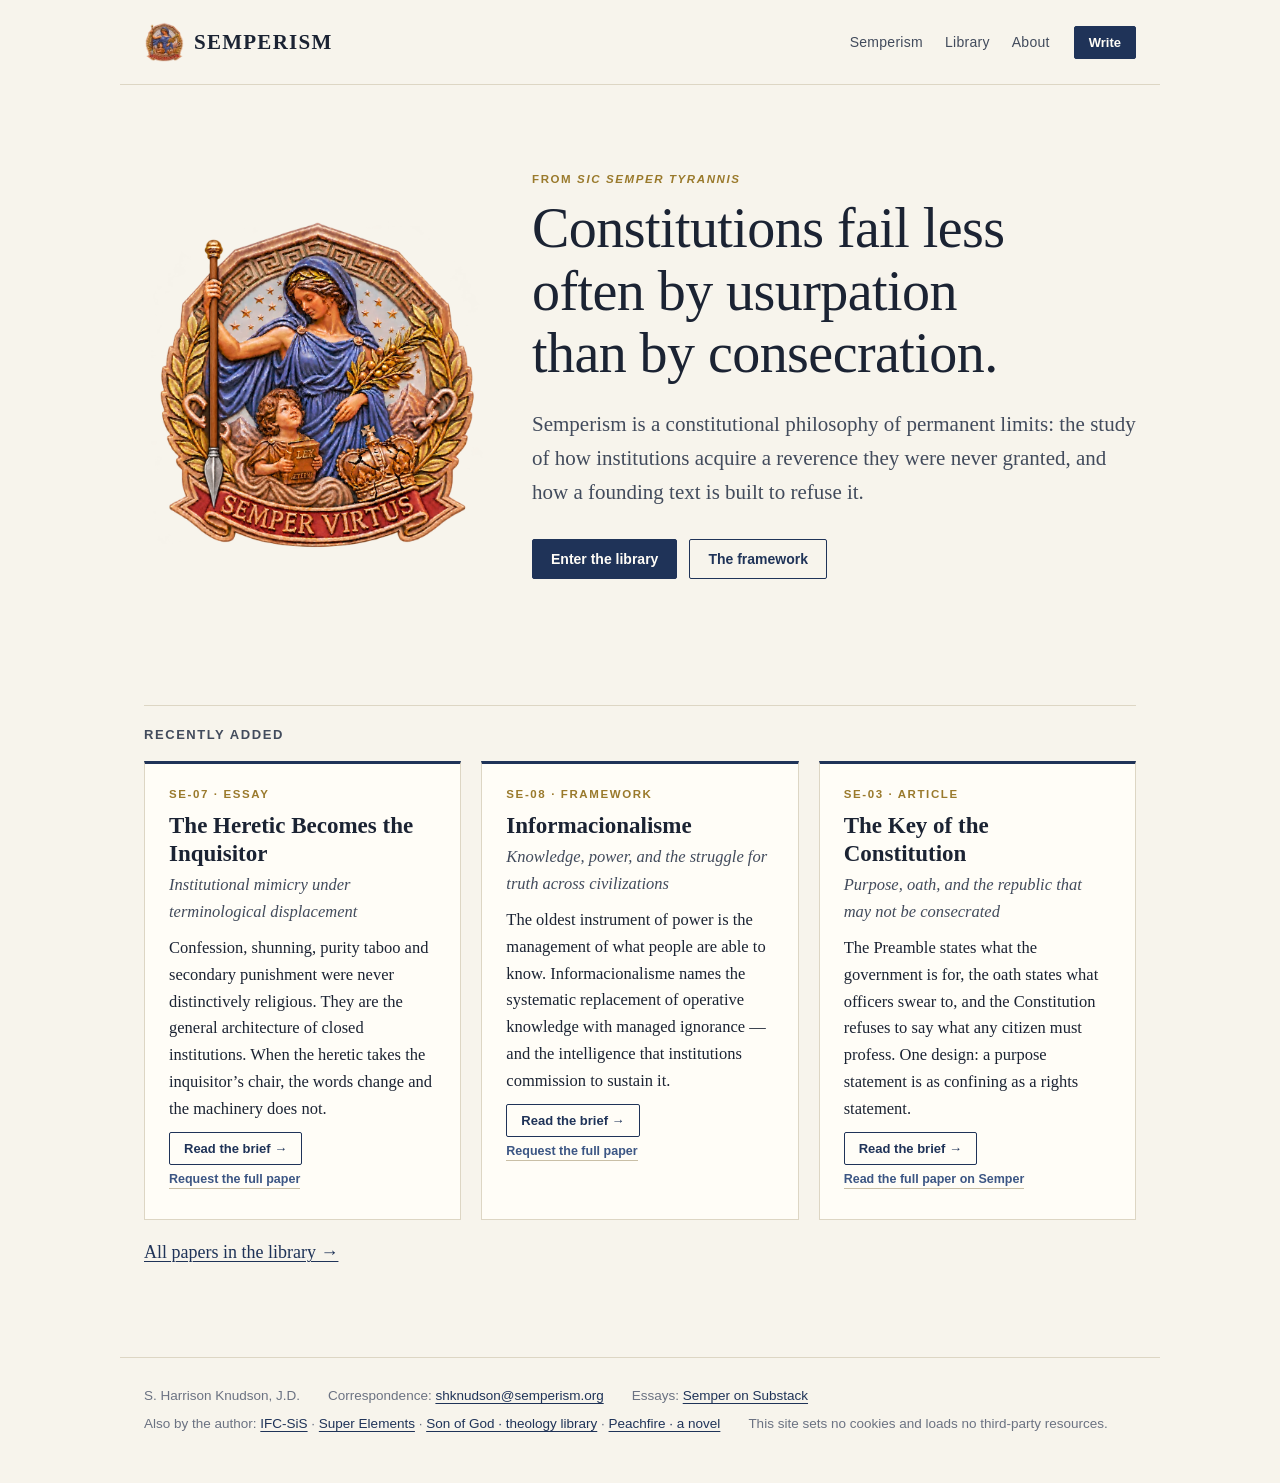
<file: index.html>
<!DOCTYPE html>
<html lang="en">
<head>
<meta charset="utf-8">
<meta name="viewport" content="width=device-width, initial-scale=1">
<title>Semperism — S. Harrison Knudson</title>
<meta name="description" content="Semperism: a constitutional philosophy of permanent limits. Papers and briefs by S. Harrison Knudson, J.D.">
<meta name="author" content="S. Harrison Knudson, J.D.">
<link rel="canonical" href="https://semperism.org/">
<meta property="og:title" content="Semperism — S. Harrison Knudson">
<meta property="og:description" content="Semperism: a constitutional philosophy of permanent limits. Papers and briefs by S. Harrison Knudson, J.D.">
<meta property="og:url" content="https://semperism.org/">
<meta property="og:type" content="website">
<meta property="og:site_name" content="Semperism">
<meta property="og:image" content="https://semperism.org/img/semperism-og.jpg">
<meta property="og:image:width" content="1200">
<meta property="og:image:height" content="630">
<meta property="og:image:alt" content="The Semper Virtus medallion of Semperism">
<meta name="twitter:card" content="summary_large_image">
<meta name="application-name" content="Semperism">
<meta name="apple-mobile-web-app-title" content="Semperism">
<meta name="theme-color" content="#1f3358">
<script type="application/ld+json">{"@context": "https://schema.org", "@type": "WebSite", "@id": "https://semperism.org/#website", "name": "Semperism", "alternateName": ["Semperism.org", "Semper Virtus"], "url": "https://semperism.org/", "publisher": {"@id": "https://semperism.org/#org"}}</script>
<script type="application/ld+json">{"@context": "https://schema.org", "@type": "Organization", "@id": "https://semperism.org/#org", "name": "Semperism", "url": "https://semperism.org/", "slogan": "Semper Virtus", "logo": {"@type": "ImageObject", "url": "https://semperism.org/img/semperism-logo.png", "width": 512, "height": 512}, "image": "https://semperism.org/img/semper-virtus-medallion.webp", "founder": {"@id": "https://semperism.org/about.html#person"}, "email": "shknudson@semperism.org", "sameAs": ["https://semperism.substack.com"]}</script>
<script type="application/ld+json">{"@context": "https://schema.org", "@type": "Person", "@id": "https://semperism.org/about.html#person", "name": "S. Harrison Knudson", "honorificSuffix": "J.D.", "alternateName": ["Steele Harrison Knudson", "S Harrison Knudson", "Steele H. Knudson", "Steele Knudson", "Harrison Knudson"], "givenName": "Steele", "additionalName": "Harrison", "familyName": "Knudson", "image": {"@type": "ImageObject", "@id": "https://semperism.org/img/knudson-with-ronald-reagan.jpg#image", "url": "https://semperism.org/img/knudson-with-ronald-reagan.jpg", "contentUrl": "https://semperism.org/img/knudson-with-ronald-reagan.jpg", "name": "S. Harrison Knudson with President Ronald Reagan", "caption": "S. Harrison Knudson (Steele Harrison Knudson, Steele Knudson) with President Ronald Reagan", "about": {"@id": "https://semperism.org/about.html#person"}}, "url": "https://semperism.org/about.html", "jobTitle": "Attorney and independent scholar", "alumniOf": [{"@type": "CollegeOrUniversity", "name": "George Mason University Antonin Scalia Law School"}, {"@type": "CollegeOrUniversity", "name": "University of Utah"}], "sameAs": ["https://orcid.org/0009-0004-3600-4115", "https://ifcsis.org/director.html", "https://superelements.com/", "https://sonofgod.love/", "https://sonofgod.love/library", "https://semperism.substack.com", "https://peachfire.ink/"]}</script>
<link rel="icon" href="/favicon.ico" sizes="48x48">
<link rel="icon" href="/favicon-48.png" sizes="48x48" type="image/png">
<link rel="icon" href="/favicon-96.png" sizes="96x96" type="image/png">
<link rel="icon" href="/favicon-192.png" sizes="192x192" type="image/png">
<link rel="apple-touch-icon" href="/apple-touch-icon.png">
<link rel="manifest" href="/site.webmanifest">
<link rel="stylesheet" href="/style.css">
</head>
<body>
<a class="skip" href="#main">Skip to content</a>
<header class="site">
  <a class="brand" href="/"><img class="mark" src="/img/semperism-mark.webp" width="48" height="48" alt="">Semperism</a>
  <nav><ul><li><a href="/semperism.html">Semperism</a></li><li><a href="/library.html">Library</a></li><li><a href="/about.html">About</a></li></ul></nav>
  <a class="btn btn-sm" href="mailto:shknudson@semperism.org">Write</a>
</header>
<main id="main">
<section class="hero wrap hero-emblem">
  <img class="emblem" src="/img/semper-virtus-medallion.webp" width="935" height="900" alt="Semper Virtus: Virtue holds the spear at rest, its point breaking a chain; a child holds the book Lex Aeterna; a cracked crown lies at her feet.">
  <div>
  <span class="eyebrow">From <em>sic semper tyrannis</em></span>
  <h1>Constitutions fail less often by usurpation than by consecration.</h1>
  <p class="lede">Semperism is a constitutional philosophy of permanent limits: the study of how institutions acquire a reverence they were never granted, and how a founding text is built to refuse it.</p>
  <p class="hero-actions"><a class="btn" href="/library.html">Enter the library</a> <a class="btn btn-ghost" href="/semperism.html">The framework</a></p>
  </div>
</section>
<section class="wrap">
  <h2 class="section-h">Recently added</h2>
  <div class="pubs">
    <article class="card">
      <span class="eyebrow">SE-07 &middot; Essay</span>
      <h3><a href="/the-heretic-becomes-the-inquisitor.html">The Heretic Becomes the Inquisitor</a></h3>
      <p class="card-sub">Institutional mimicry under terminological displacement</p>
      <p>Confession, shunning, purity taboo and secondary punishment were never distinctively religious. They are the general architecture of closed institutions. When the heretic takes the inquisitor’s chair, the words change and the machinery does not.</p>
      <p class="card-actions">
        <a class="btn btn-sm btn-ghost" href="/the-heretic-becomes-the-inquisitor.html">Read the brief &rarr;</a>
        <a class="req" href="mailto:shknudson@semperism.org?subject=Request%3A%20The%20Heretic%20Becomes%20the%20Inquisitor%20%28SE-07%29&amp;body=Please%20send%3A%20The%20Heretic%20Becomes%20the%20Inquisitor%20%28SE-07%29%0A%0AName%3A%0AInstitution%3A%0ARole%3A%0AThe%20question%20you%20are%20working%20on%3A%0A">Request the full paper</a>
      </p>
    </article>
    <article class="card">
      <span class="eyebrow">SE-08 &middot; Framework</span>
      <h3><a href="/informacionalisme.html">Informacionalisme</a></h3>
      <p class="card-sub">Knowledge, power, and the struggle for truth across civilizations</p>
      <p>The oldest instrument of power is the management of what people are able to know. Informacionalisme names the systematic replacement of operative knowledge with managed ignorance — and the intelligence that institutions commission to sustain it.</p>
      <p class="card-actions">
        <a class="btn btn-sm btn-ghost" href="/informacionalisme.html">Read the brief &rarr;</a>
        <a class="req" href="mailto:shknudson@semperism.org?subject=Request%3A%20Informacionalisme%20%28SE-08%29&amp;body=Please%20send%3A%20Informacionalisme%20%28SE-08%29%0A%0AName%3A%0AInstitution%3A%0ARole%3A%0AThe%20question%20you%20are%20working%20on%3A%0A">Request the full paper</a>
      </p>
    </article>
    <article class="card">
      <span class="eyebrow">SE-03 &middot; Article</span>
      <h3><a href="/the-key-of-the-constitution.html">The Key of the Constitution</a></h3>
      <p class="card-sub">Purpose, oath, and the republic that may not be consecrated</p>
      <p>The Preamble states what the government is for, the oath states what officers swear to, and the Constitution refuses to say what any citizen must profess. One design: a purpose statement is as confining as a rights statement.</p>
      <p class="card-actions">
        <a class="btn btn-sm btn-ghost" href="/the-key-of-the-constitution.html">Read the brief &rarr;</a>
        <a class="req" href="https://semperism.substack.com/p/the-key-of-the-constitution">Read the full paper on Semper</a>
      </p>
    </article>
  </div>
  <p><a href="/library.html">All papers in the library &rarr;</a></p>
</section>
</main>
<footer class="site">
  <span>S. Harrison Knudson, J.D.</span>
  <span>Correspondence: <a href="mailto:shknudson@semperism.org">shknudson@semperism.org</a></span>
  <span>Essays: <a href="https://semperism.substack.com">Semper on Substack</a></span>
  <span>Also by the author: <a href="https://ifcsis.org/">IFC-SiS</a> &middot; <a href="https://superelements.com/">Super Elements</a> &middot; <a href="https://sonofgod.love/library">Son of God · theology library</a> &middot; <a href="https://peachfire.ink/">Peachfire · a novel</a></span>
  <span>This site sets no cookies and loads no third-party resources.</span>
</footer>
</body>
</html>
</file>
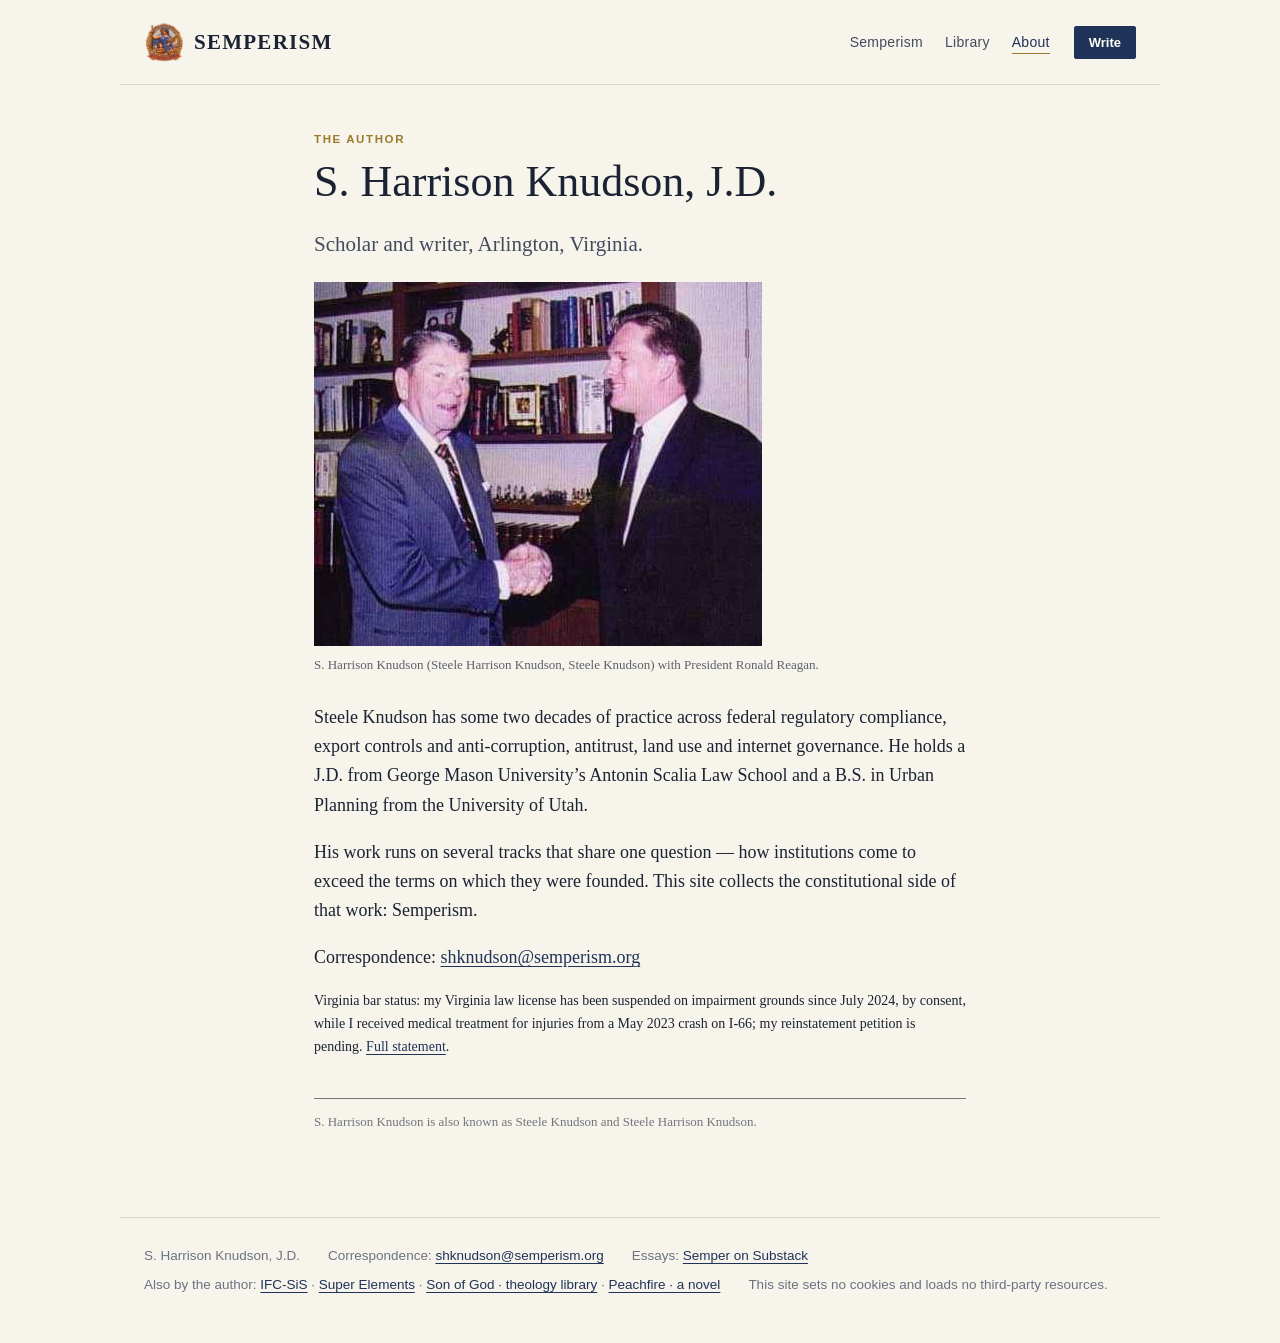
<file: about.html>
<!DOCTYPE html>
<html lang="en">
<head>
<meta charset="utf-8">
<meta name="viewport" content="width=device-width, initial-scale=1">
<title>About — S. Harrison Knudson (Steele Harrison Knudson)</title>
<meta name="description" content="S. Harrison Knudson, J.D. (Steele Harrison Knudson) — scholar and writer, Arlington, Virginia.">
<meta name="author" content="S. Harrison Knudson, J.D.">
<link rel="canonical" href="https://semperism.org/about.html">
<meta property="og:title" content="About — S. Harrison Knudson (Steele Harrison Knudson)">
<meta property="og:description" content="S. Harrison Knudson, J.D. (Steele Harrison Knudson) — scholar and writer, Arlington, Virginia.">
<meta property="og:url" content="https://semperism.org/about.html">
<meta property="og:type" content="website">
<meta property="og:site_name" content="Semperism">
<meta property="og:image" content="https://semperism.org/img/knudson-with-ronald-reagan.jpg">
<meta property="og:image:width" content="448">
<meta property="og:image:height" content="364">
<meta property="og:image:alt" content="S. Harrison Knudson (Steele Harrison Knudson, Steele Knudson) with President Ronald Reagan">
<meta name="twitter:card" content="summary_large_image">
<meta name="application-name" content="Semperism">
<meta name="apple-mobile-web-app-title" content="Semperism">
<meta name="theme-color" content="#1f3358">
<script type="application/ld+json">{"@context": "https://schema.org", "@type": "Person", "@id": "https://semperism.org/about.html#person", "name": "S. Harrison Knudson", "honorificSuffix": "J.D.", "alternateName": ["Steele Harrison Knudson", "S Harrison Knudson", "Steele H. Knudson", "Steele Knudson", "Harrison Knudson"], "givenName": "Steele", "additionalName": "Harrison", "familyName": "Knudson", "image": {"@type": "ImageObject", "@id": "https://semperism.org/img/knudson-with-ronald-reagan.jpg#image", "url": "https://semperism.org/img/knudson-with-ronald-reagan.jpg", "contentUrl": "https://semperism.org/img/knudson-with-ronald-reagan.jpg", "name": "S. Harrison Knudson with President Ronald Reagan", "caption": "S. Harrison Knudson (Steele Harrison Knudson, Steele Knudson) with President Ronald Reagan", "about": {"@id": "https://semperism.org/about.html#person"}}, "url": "https://semperism.org/about.html", "jobTitle": "Attorney and independent scholar", "alumniOf": [{"@type": "CollegeOrUniversity", "name": "George Mason University Antonin Scalia Law School"}, {"@type": "CollegeOrUniversity", "name": "University of Utah"}], "sameAs": ["https://orcid.org/0009-0004-3600-4115", "https://ifcsis.org/director.html", "https://superelements.com/", "https://sonofgod.love/", "https://sonofgod.love/library", "https://semperism.substack.com", "https://peachfire.ink/"]}</script>
<link rel="icon" href="/favicon.ico" sizes="48x48">
<link rel="icon" href="/favicon-48.png" sizes="48x48" type="image/png">
<link rel="icon" href="/favicon-96.png" sizes="96x96" type="image/png">
<link rel="icon" href="/favicon-192.png" sizes="192x192" type="image/png">
<link rel="apple-touch-icon" href="/apple-touch-icon.png">
<link rel="manifest" href="/site.webmanifest">
<link rel="stylesheet" href="/style.css">
</head>
<body>
<a class="skip" href="#main">Skip to content</a>
<header class="site">
  <a class="brand" href="/"><img class="mark" src="/img/semperism-mark.webp" width="48" height="48" alt="">Semperism</a>
  <nav><ul><li><a href="/semperism.html">Semperism</a></li><li><a href="/library.html">Library</a></li><li><a href="/about.html" aria-current="page">About</a></li></ul></nav>
  <a class="btn btn-sm" href="mailto:shknudson@semperism.org">Write</a>
</header>
<main id="main">
<article class="wrap wrap-narrow prose">
  <span class="eyebrow">The author</span>
  <h1>S. Harrison Knudson, J.D.</h1>
  <p class="lede">Scholar and writer, Arlington, Virginia.</p>
  <figure style="margin:8px 0 28px">
    <img src="img/knudson-with-ronald-reagan.jpg" alt="S. Harrison Knudson (Steele Harrison Knudson, Steele Knudson) with President Ronald Reagan" width="448" height="364" style="width:100%;max-width:448px;height:auto;display:block">
    <figcaption style="font-size:13px;opacity:.7;margin-top:8px">S. Harrison Knudson (Steele Harrison Knudson, Steele Knudson) with President Ronald Reagan.</figcaption>
  </figure>
  <p>Steele Knudson has some two decades of practice across federal regulatory compliance, export controls and anti-corruption, antitrust, land use and internet governance. He holds a J.D. from George Mason University’s Antonin Scalia Law School and a B.S. in Urban Planning from the University of Utah.</p>
  <p>His work runs on several tracks that share one question — how institutions come to exceed the terms on which they were founded. This site collects the constitutional side of that work: Semperism.</p>
  <p>Correspondence: <a href="mailto:shknudson@semperism.org">shknudson@semperism.org</a></p>
  <p style="font-size:14px">Virginia bar status: my Virginia law license has been suspended on impairment grounds since July 2024, by consent, while I received medical treatment for injuries from a May 2023 crash on I-66; my reinstatement petition is pending. <a href="https://ifcsis.org/virginia-bar-status.html">Full statement</a>.</p>
  <p class="aka" style="font-size:13px;opacity:.6;margin-top:40px;padding-top:12px;border-top:1px solid currentColor">S. Harrison Knudson is also known as Steele Knudson and Steele Harrison Knudson.</p>
</article>
</main>
<footer class="site">
  <span>S. Harrison Knudson, J.D.</span>
  <span>Correspondence: <a href="mailto:shknudson@semperism.org">shknudson@semperism.org</a></span>
  <span>Essays: <a href="https://semperism.substack.com">Semper on Substack</a></span>
  <span>Also by the author: <a href="https://ifcsis.org/">IFC-SiS</a> &middot; <a href="https://superelements.com/">Super Elements</a> &middot; <a href="https://sonofgod.love/library">Son of God · theology library</a> &middot; <a href="https://peachfire.ink/">Peachfire · a novel</a></span>
  <span>This site sets no cookies and loads no third-party resources.</span>
</footer>
</body>
</html>
</file>
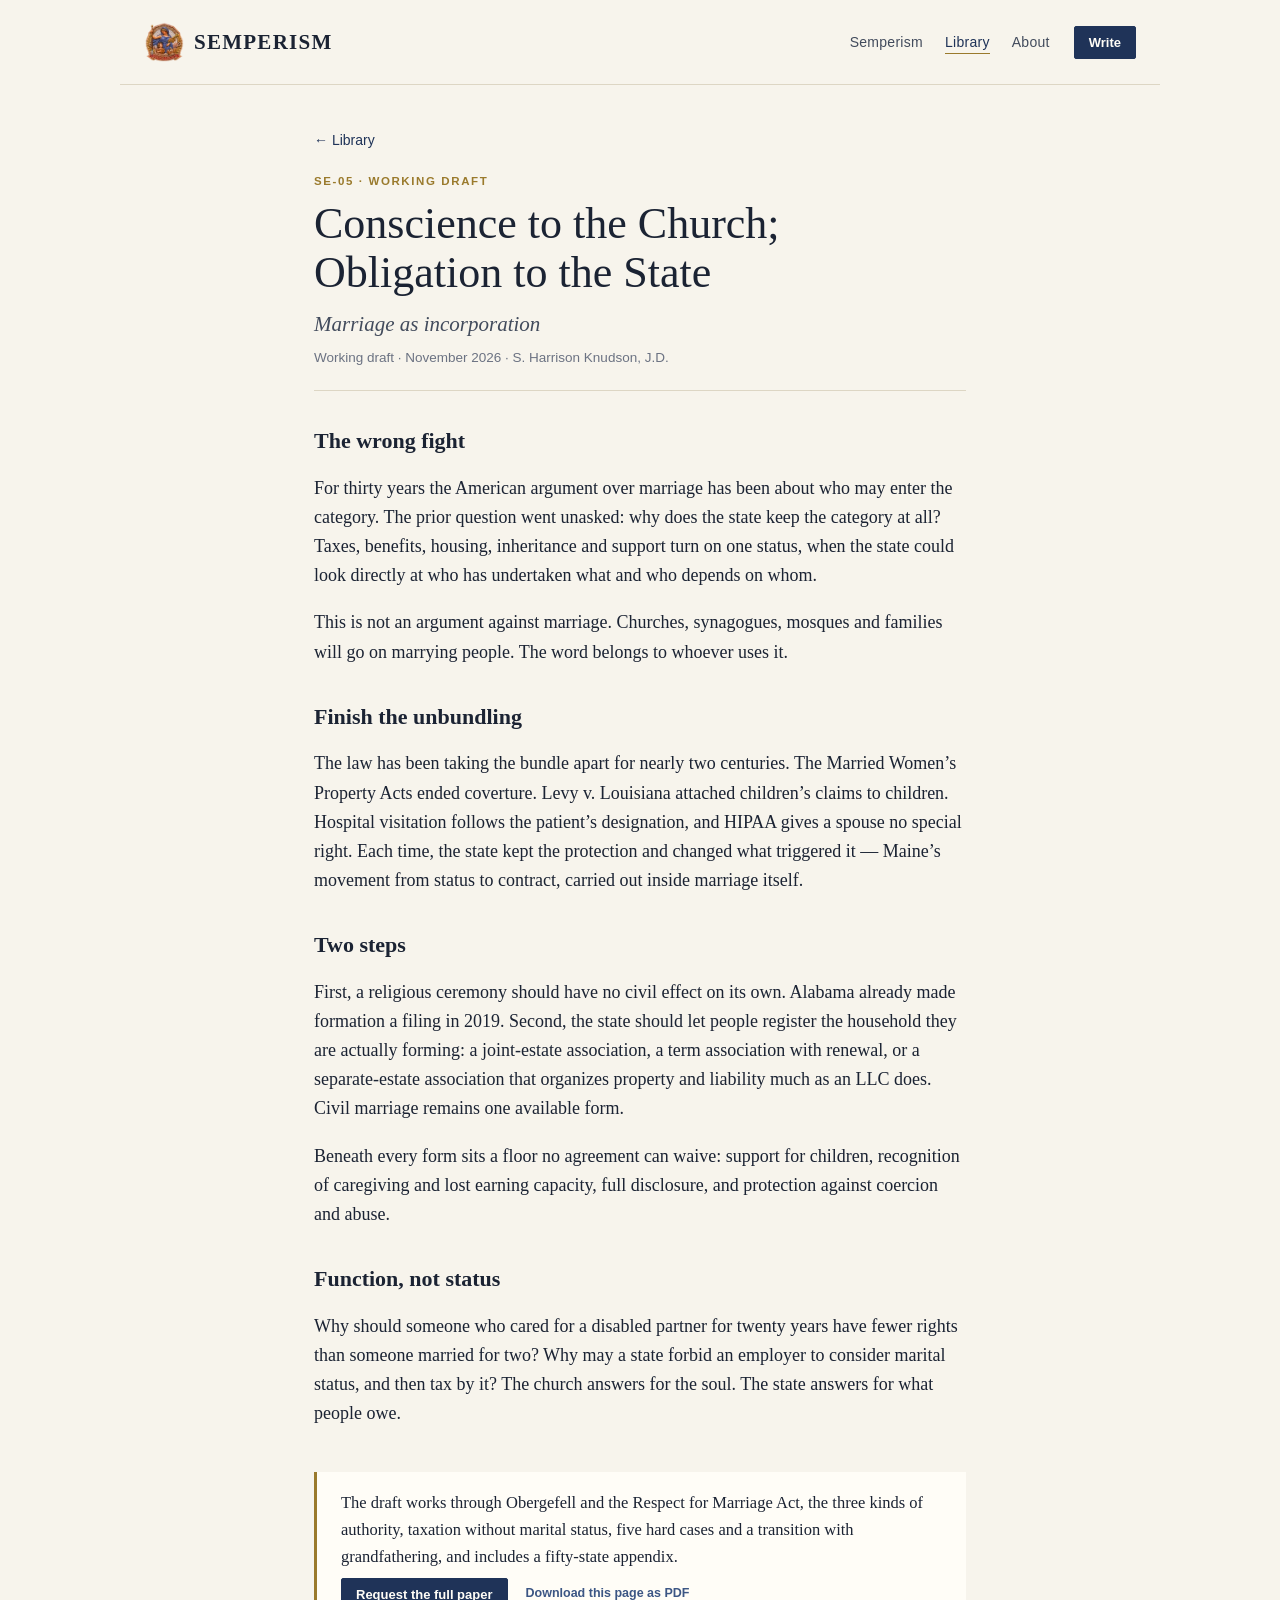
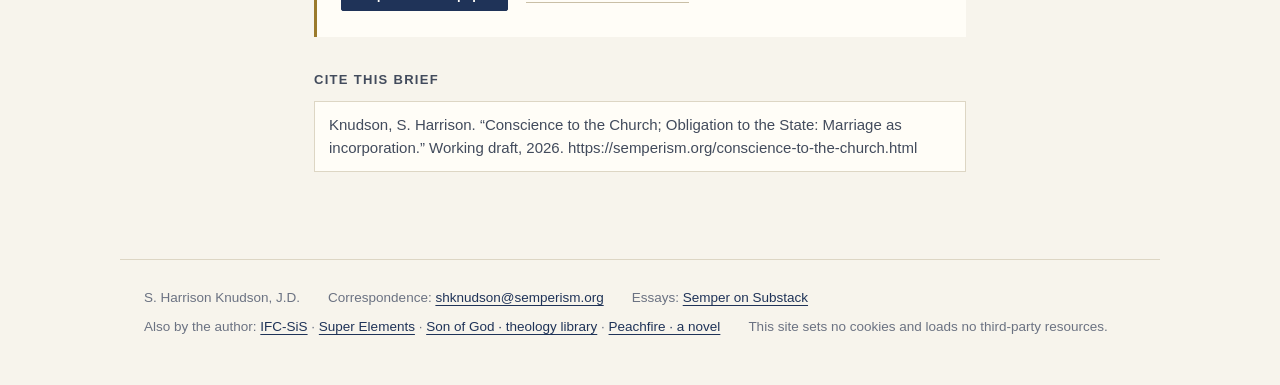
<file: conscience-to-the-church.html>
<!DOCTYPE html>
<html lang="en">
<head>
<meta charset="utf-8">
<meta name="viewport" content="width=device-width, initial-scale=1">
<title>Conscience to the Church; Obligation to the State — Semperism</title>
<meta name="description" content="A proposal to finish two centuries of unbundling marriage: registered domestic associations with a protective floor, and no civil effect for a religious rite alone.">
<meta name="author" content="S. Harrison Knudson, J.D.">
<link rel="canonical" href="https://semperism.org/conscience-to-the-church.html">
<meta property="og:title" content="Conscience to the Church; Obligation to the State — Semperism">
<meta property="og:description" content="A proposal to finish two centuries of unbundling marriage: registered domestic associations with a protective floor, and no civil effect for a religious rite alone.">
<meta property="og:url" content="https://semperism.org/conscience-to-the-church.html">
<meta property="og:type" content="article">
<meta property="og:site_name" content="Semperism">
<meta property="og:image" content="https://semperism.org/img/semperism-og.jpg">
<meta property="og:image:width" content="1200">
<meta property="og:image:height" content="630">
<meta property="og:image:alt" content="The Semper Virtus medallion of Semperism">
<meta name="twitter:card" content="summary_large_image">
<meta name="application-name" content="Semperism">
<meta name="apple-mobile-web-app-title" content="Semperism">
<meta name="theme-color" content="#1f3358">
<meta name="citation_title" content="Conscience to the Church; Obligation to the State">
<meta name="citation_author" content="Knudson, S. Harrison">
<meta name="citation_author_orcid" content="https://orcid.org/0009-0004-3600-4115">
<meta name="citation_publication_date" content="2026">
<meta name="citation_public_url" content="https://semperism.org/conscience-to-the-church.html">
<script type="application/ld+json">{"@context": "https://schema.org", "@type": "ScholarlyArticle", "headline": "Conscience to the Church; Obligation to the State", "alternativeHeadline": "Marriage as incorporation", "description": "A proposal to finish two centuries of unbundling marriage: registered domestic associations with a protective floor, and no civil effect for a religious rite alone.", "author": {"@id": "https://semperism.org/about.html#person", "@type": "Person", "name": "S. Harrison Knudson", "url": "https://semperism.org/about.html"}, "datePublished": "2026", "url": "https://semperism.org/conscience-to-the-church.html", "inLanguage": "en", "isPartOf": {"@type": "WebSite", "name": "Semperism", "url": "https://semperism.org/"}}</script>
<link rel="icon" href="/favicon.ico" sizes="48x48">
<link rel="icon" href="/favicon-48.png" sizes="48x48" type="image/png">
<link rel="icon" href="/favicon-96.png" sizes="96x96" type="image/png">
<link rel="icon" href="/favicon-192.png" sizes="192x192" type="image/png">
<link rel="apple-touch-icon" href="/apple-touch-icon.png">
<link rel="manifest" href="/site.webmanifest">
<link rel="stylesheet" href="/style.css">
</head>
<body>
<a class="skip" href="#main">Skip to content</a>
<header class="site">
  <a class="brand" href="/"><img class="mark" src="/img/semperism-mark.webp" width="48" height="48" alt="">Semperism</a>
  <nav><ul><li><a href="/semperism.html">Semperism</a></li><li><a href="/library.html" aria-current="page">Library</a></li><li><a href="/about.html">About</a></li></ul></nav>
  <a class="btn btn-sm" href="mailto:shknudson@semperism.org">Write</a>
</header>
<main id="main">
<article class="wrap wrap-narrow paper">
  <p class="paper-back"><a href="/library.html">&larr; Library</a></p>
  <span class="eyebrow">SE-05 &middot; Working draft</span>
  <h1>Conscience to the Church; Obligation to the State</h1>
  <p class="paper-sub">Marriage as incorporation</p>
  <p class="paper-meta">Working draft · November 2026 &middot; S. Harrison Knudson, J.D.</p>
  <h2>The wrong fight</h2>
  <p>For thirty years the American argument over marriage has been about who may enter the category. The prior question went unasked: why does the state keep the category at all? Taxes, benefits, housing, inheritance and support turn on one status, when the state could look directly at who has undertaken what and who depends on whom.</p>
  <p>This is not an argument against marriage. Churches, synagogues, mosques and families will go on marrying people. The word belongs to whoever uses it.</p>
  <h2>Finish the unbundling</h2>
  <p>The law has been taking the bundle apart for nearly two centuries. The Married Women’s Property Acts ended coverture. Levy v. Louisiana attached children’s claims to children. Hospital visitation follows the patient’s designation, and HIPAA gives a spouse no special right. Each time, the state kept the protection and changed what triggered it — Maine’s movement from status to contract, carried out inside marriage itself.</p>
  <h2>Two steps</h2>
  <p>First, a religious ceremony should have no civil effect on its own. Alabama already made formation a filing in 2019. Second, the state should let people register the household they are actually forming: a joint-estate association, a term association with renewal, or a separate-estate association that organizes property and liability much as an LLC does. Civil marriage remains one available form.</p>
  <p>Beneath every form sits a floor no agreement can waive: support for children, recognition of caregiving and lost earning capacity, full disclosure, and protection against coercion and abuse.</p>
  <h2>Function, not status</h2>
  <p>Why should someone who cared for a disabled partner for twenty years have fewer rights than someone married for two? Why may a state forbid an employer to consider marital status, and then tax by it? The church answers for the soul. The state answers for what people owe.</p>
  <div class="note paper-ask">
    <p>The draft works through Obergefell and the Respect for Marriage Act, the three kinds of authority, taxation without marital status, five hard cases and a transition with grandfathering, and includes a fifty-state appendix.</p>
    <p class="card-actions">
      <a class="btn btn-sm" href="mailto:shknudson@semperism.org?subject=Request%3A%20Conscience%20to%20the%20Church%3B%20Obligation%20to%20the%20State%20%28SE-05%29&amp;body=Please%20send%3A%20Conscience%20to%20the%20Church%3B%20Obligation%20to%20the%20State%20%28SE-05%29%0A%0AName%3A%0AInstitution%3A%0ARole%3A%0AThe%20question%20you%20are%20working%20on%3A%0A">Request the full paper</a>
      <a class="req" href="/docs/conscience-to-the-church.pdf">Download this page as PDF</a>
    </p>
  </div>
  <h3>Cite this brief</h3>
  <p class="cite">Knudson, S. Harrison. “Conscience to the Church; Obligation to the State: Marriage as incorporation.” Working draft, 2026. https://semperism.org/conscience-to-the-church.html</p>
</article>
</main>
<footer class="site">
  <span>S. Harrison Knudson, J.D.</span>
  <span>Correspondence: <a href="mailto:shknudson@semperism.org">shknudson@semperism.org</a></span>
  <span>Essays: <a href="https://semperism.substack.com">Semper on Substack</a></span>
  <span>Also by the author: <a href="https://ifcsis.org/">IFC-SiS</a> &middot; <a href="https://superelements.com/">Super Elements</a> &middot; <a href="https://sonofgod.love/library">Son of God · theology library</a> &middot; <a href="https://peachfire.ink/">Peachfire · a novel</a></span>
  <span>This site sets no cookies and loads no third-party resources.</span>
</footer>
</body>
</html>
</file>
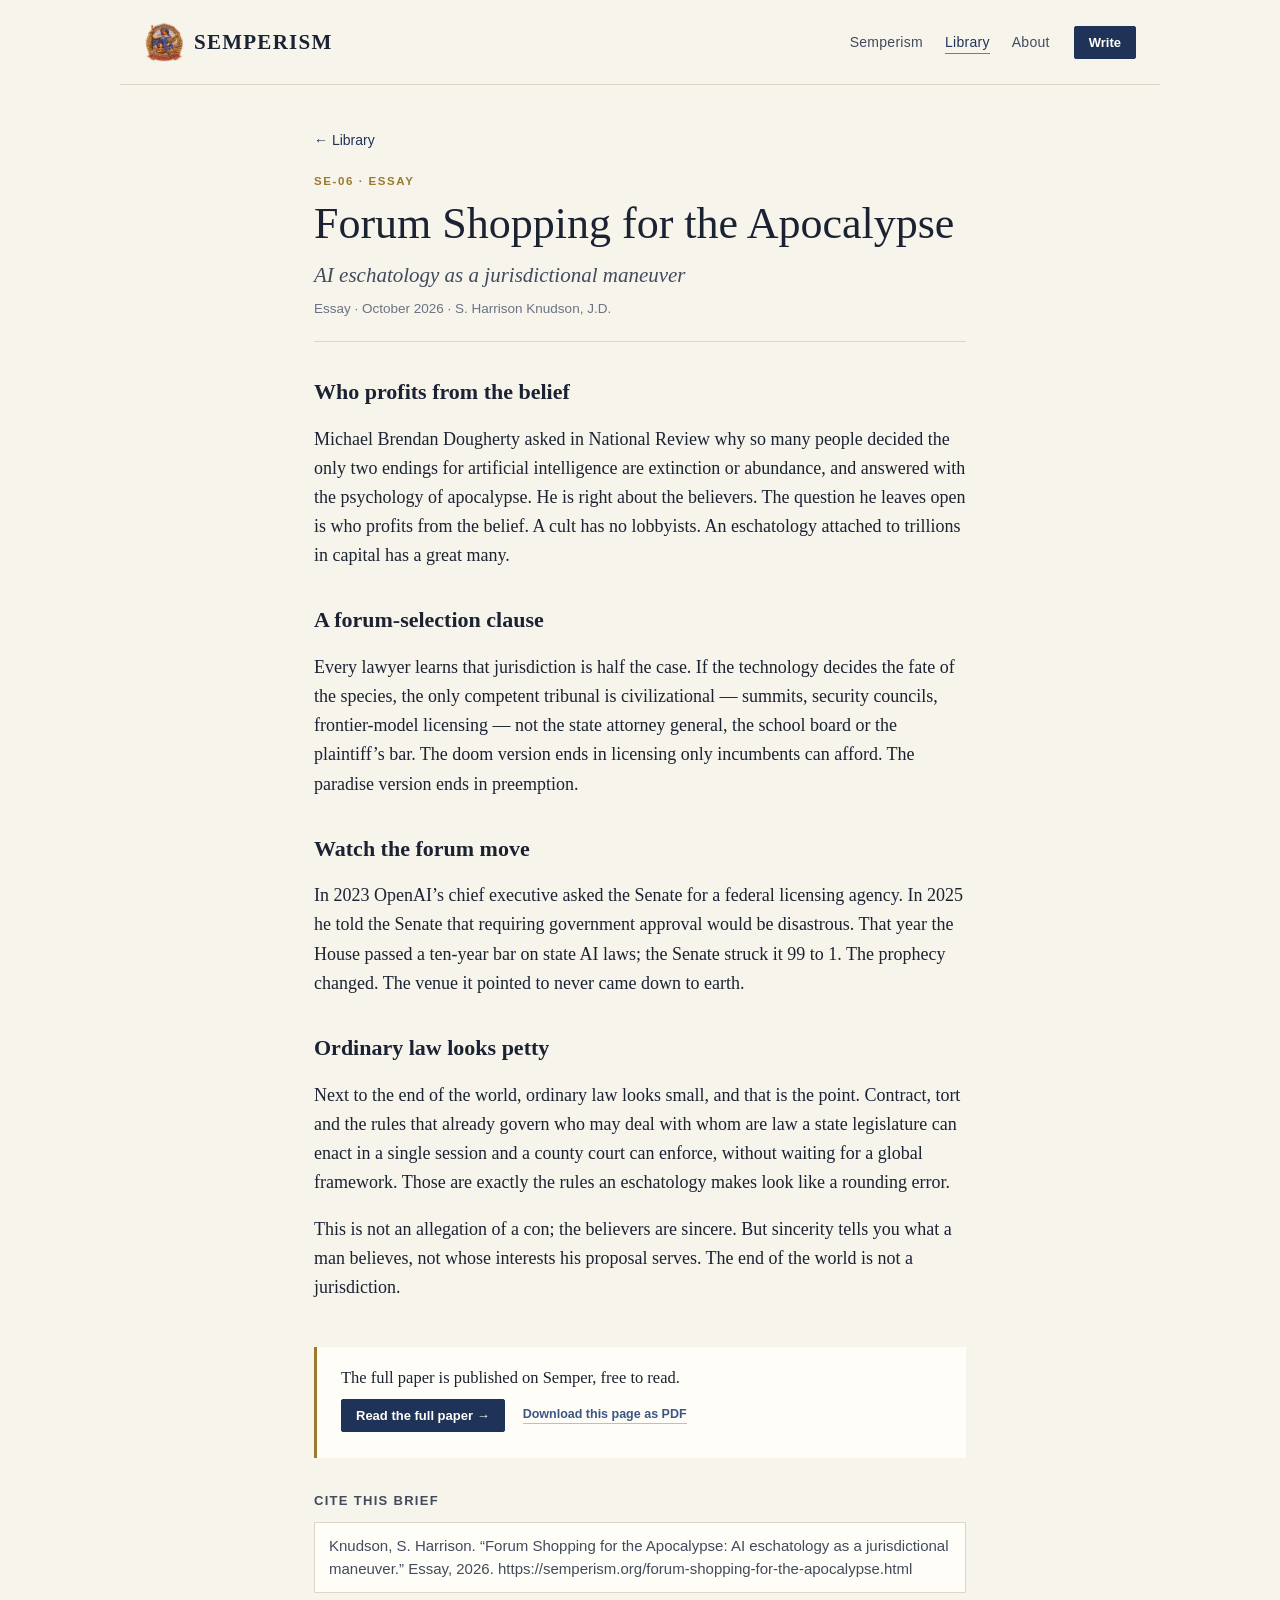
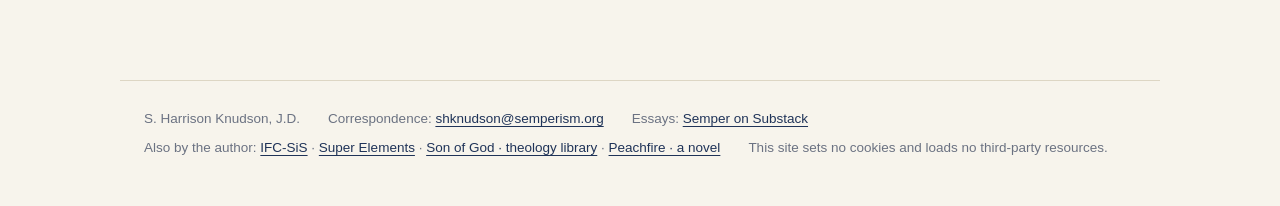
<file: forum-shopping-for-the-apocalypse.html>
<!DOCTYPE html>
<html lang="en">
<head>
<meta charset="utf-8">
<meta name="viewport" content="width=device-width, initial-scale=1">
<title>Forum Shopping for the Apocalypse — Semperism</title>
<meta name="description" content="The end of the world is not a jurisdiction. A reply to Michael Brendan Dougherty on AI eschatology.">
<meta name="author" content="S. Harrison Knudson, J.D.">
<link rel="canonical" href="https://semperism.org/forum-shopping-for-the-apocalypse.html">
<meta property="og:title" content="Forum Shopping for the Apocalypse — Semperism">
<meta property="og:description" content="The end of the world is not a jurisdiction. A reply to Michael Brendan Dougherty on AI eschatology.">
<meta property="og:url" content="https://semperism.org/forum-shopping-for-the-apocalypse.html">
<meta property="og:type" content="article">
<meta property="og:site_name" content="Semperism">
<meta property="og:image" content="https://semperism.org/img/semperism-og.jpg">
<meta property="og:image:width" content="1200">
<meta property="og:image:height" content="630">
<meta property="og:image:alt" content="The Semper Virtus medallion of Semperism">
<meta name="twitter:card" content="summary_large_image">
<meta name="application-name" content="Semperism">
<meta name="apple-mobile-web-app-title" content="Semperism">
<meta name="theme-color" content="#1f3358">
<meta name="citation_title" content="Forum Shopping for the Apocalypse">
<meta name="citation_author" content="Knudson, S. Harrison">
<meta name="citation_author_orcid" content="https://orcid.org/0009-0004-3600-4115">
<meta name="citation_publication_date" content="2026">
<meta name="citation_public_url" content="https://semperism.org/forum-shopping-for-the-apocalypse.html">
<script type="application/ld+json">{"@context": "https://schema.org", "@type": "ScholarlyArticle", "headline": "Forum Shopping for the Apocalypse", "alternativeHeadline": "AI eschatology as a jurisdictional maneuver", "description": "The end of the world is not a jurisdiction. A reply to Michael Brendan Dougherty on AI eschatology.", "author": {"@id": "https://semperism.org/about.html#person", "@type": "Person", "name": "S. Harrison Knudson", "url": "https://semperism.org/about.html"}, "datePublished": "2026", "url": "https://semperism.org/forum-shopping-for-the-apocalypse.html", "inLanguage": "en", "sameAs": "https://semperism.substack.com/p/forum-shopping-for-the-apocalypse", "isPartOf": {"@type": "WebSite", "name": "Semperism", "url": "https://semperism.org/"}}</script>
<link rel="icon" href="/favicon.ico" sizes="48x48">
<link rel="icon" href="/favicon-48.png" sizes="48x48" type="image/png">
<link rel="icon" href="/favicon-96.png" sizes="96x96" type="image/png">
<link rel="icon" href="/favicon-192.png" sizes="192x192" type="image/png">
<link rel="apple-touch-icon" href="/apple-touch-icon.png">
<link rel="manifest" href="/site.webmanifest">
<link rel="stylesheet" href="/style.css">
</head>
<body>
<a class="skip" href="#main">Skip to content</a>
<header class="site">
  <a class="brand" href="/"><img class="mark" src="/img/semperism-mark.webp" width="48" height="48" alt="">Semperism</a>
  <nav><ul><li><a href="/semperism.html">Semperism</a></li><li><a href="/library.html" aria-current="page">Library</a></li><li><a href="/about.html">About</a></li></ul></nav>
  <a class="btn btn-sm" href="mailto:shknudson@semperism.org">Write</a>
</header>
<main id="main">
<article class="wrap wrap-narrow paper">
  <p class="paper-back"><a href="/library.html">&larr; Library</a></p>
  <span class="eyebrow">SE-06 &middot; Essay</span>
  <h1>Forum Shopping for the Apocalypse</h1>
  <p class="paper-sub">AI eschatology as a jurisdictional maneuver</p>
  <p class="paper-meta">Essay · October 2026 &middot; S. Harrison Knudson, J.D.</p>
  <h2>Who profits from the belief</h2>
  <p>Michael Brendan Dougherty asked in National Review why so many people decided the only two endings for artificial intelligence are extinction or abundance, and answered with the psychology of apocalypse. He is right about the believers. The question he leaves open is who profits from the belief. A cult has no lobbyists. An eschatology attached to trillions in capital has a great many.</p>
  <h2>A forum-selection clause</h2>
  <p>Every lawyer learns that jurisdiction is half the case. If the technology decides the fate of the species, the only competent tribunal is civilizational — summits, security councils, frontier-model licensing — not the state attorney general, the school board or the plaintiff’s bar. The doom version ends in licensing only incumbents can afford. The paradise version ends in preemption.</p>
  <h2>Watch the forum move</h2>
  <p>In 2023 OpenAI’s chief executive asked the Senate for a federal licensing agency. In 2025 he told the Senate that requiring government approval would be disastrous. That year the House passed a ten-year bar on state AI laws; the Senate struck it 99 to 1. The prophecy changed. The venue it pointed to never came down to earth.</p>
  <h2>Ordinary law looks petty</h2>
  <p>Next to the end of the world, ordinary law looks small, and that is the point. Contract, tort and the rules that already govern who may deal with whom are law a state legislature can enact in a single session and a county court can enforce, without waiting for a global framework. Those are exactly the rules an eschatology makes look like a rounding error.</p>
  <p>This is not an allegation of a con; the believers are sincere. But sincerity tells you what a man believes, not whose interests his proposal serves. The end of the world is not a jurisdiction.</p>
  <div class="note paper-ask">
    <p>The full paper is published on Semper, free to read.</p>
    <p class="card-actions">
      <a class="btn btn-sm" href="https://semperism.substack.com/p/forum-shopping-for-the-apocalypse">Read the full paper &rarr;</a>
      <a class="req" href="/docs/forum-shopping-for-the-apocalypse.pdf">Download this page as PDF</a>
    </p>
  </div>
  <h3>Cite this brief</h3>
  <p class="cite">Knudson, S. Harrison. “Forum Shopping for the Apocalypse: AI eschatology as a jurisdictional maneuver.” Essay, 2026. https://semperism.org/forum-shopping-for-the-apocalypse.html</p>
</article>
</main>
<footer class="site">
  <span>S. Harrison Knudson, J.D.</span>
  <span>Correspondence: <a href="mailto:shknudson@semperism.org">shknudson@semperism.org</a></span>
  <span>Essays: <a href="https://semperism.substack.com">Semper on Substack</a></span>
  <span>Also by the author: <a href="https://ifcsis.org/">IFC-SiS</a> &middot; <a href="https://superelements.com/">Super Elements</a> &middot; <a href="https://sonofgod.love/library">Son of God · theology library</a> &middot; <a href="https://peachfire.ink/">Peachfire · a novel</a></span>
  <span>This site sets no cookies and loads no third-party resources.</span>
</footer>
</body>
</html>
</file>
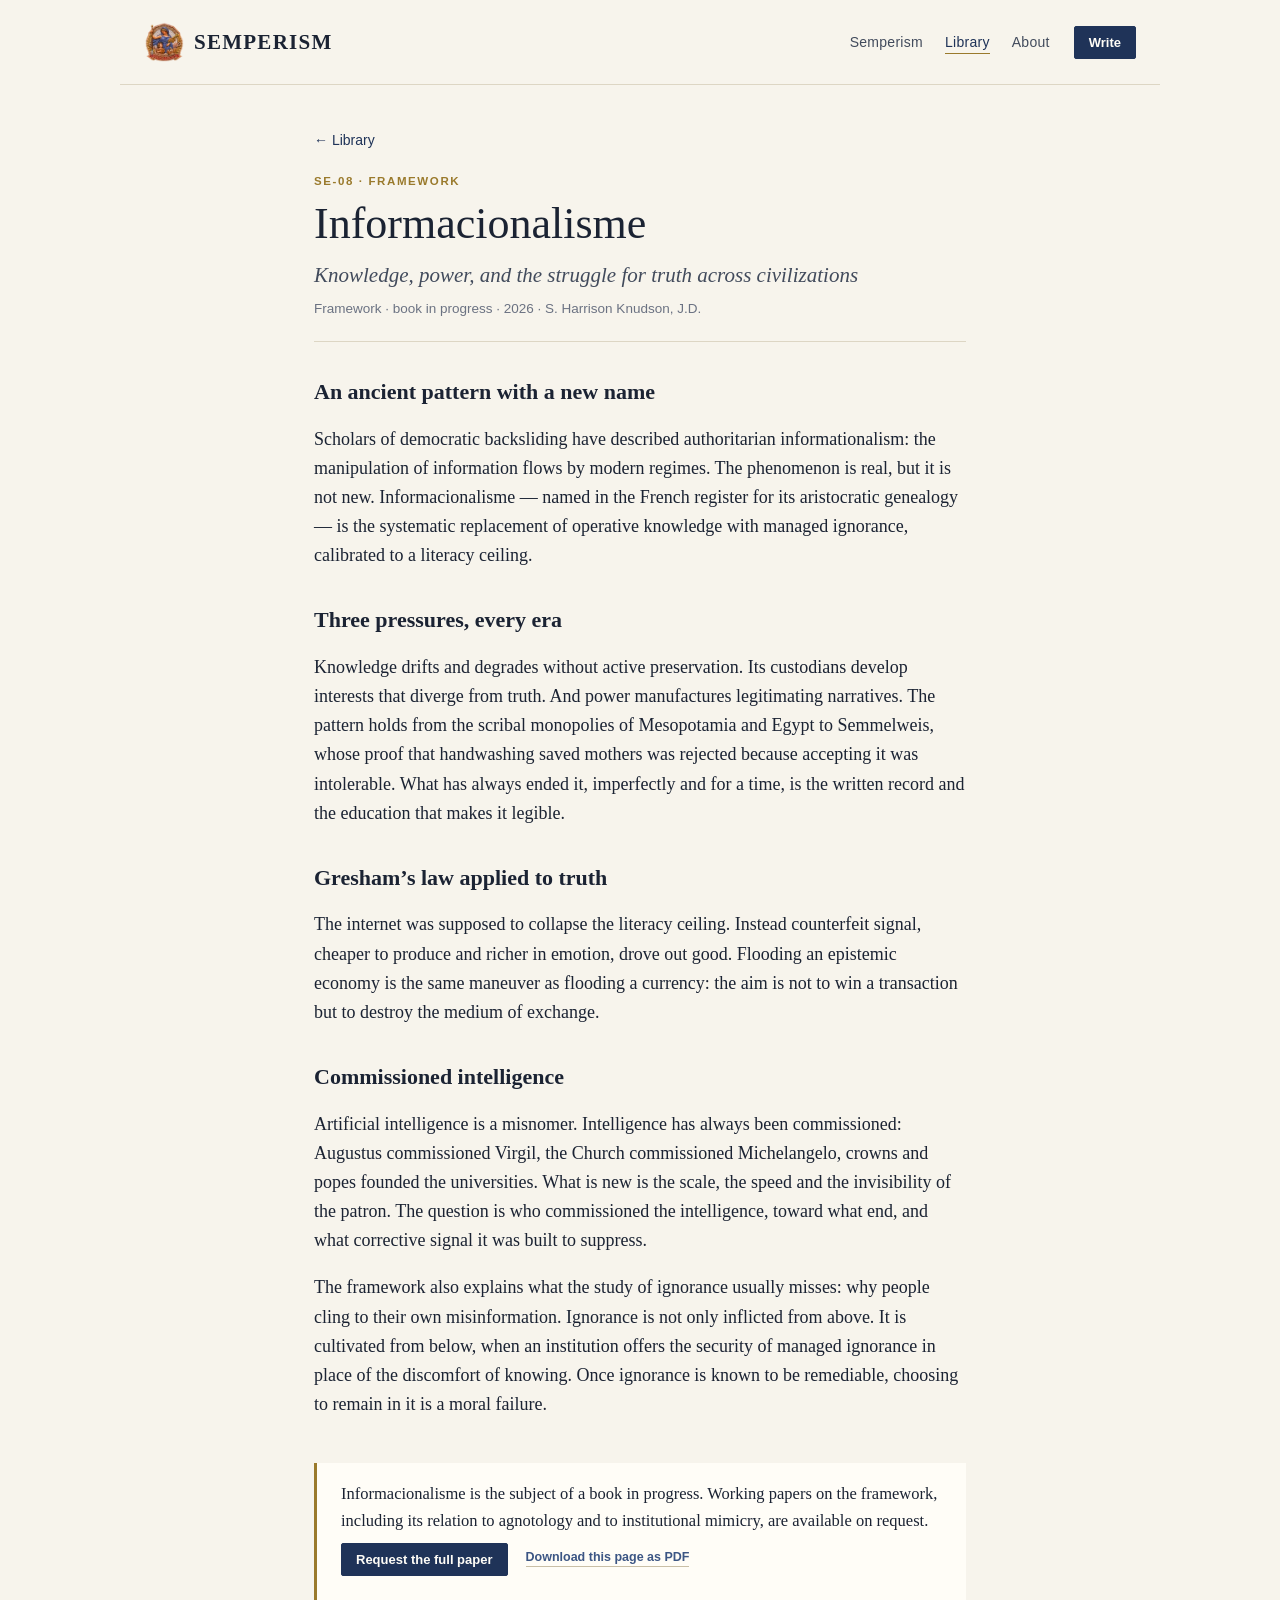
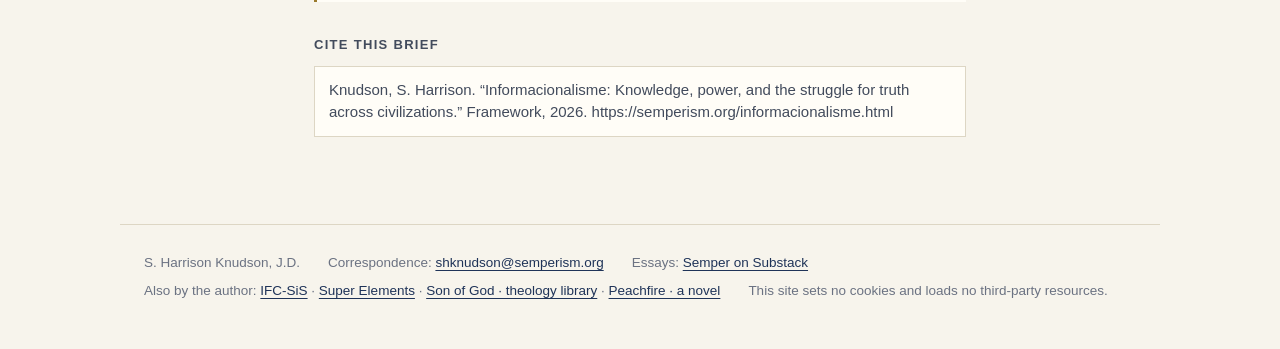
<file: informacionalisme.html>
<!DOCTYPE html>
<html lang="en">
<head>
<meta charset="utf-8">
<meta name="viewport" content="width=device-width, initial-scale=1">
<title>Informacionalisme — Semperism</title>
<meta name="description" content="Informacionalisme: the replacement of operative knowledge with managed ignorance, from the scribal monopolies to commissioned intelligence.">
<meta name="author" content="S. Harrison Knudson, J.D.">
<link rel="canonical" href="https://semperism.org/informacionalisme.html">
<meta property="og:title" content="Informacionalisme — Semperism">
<meta property="og:description" content="Informacionalisme: the replacement of operative knowledge with managed ignorance, from the scribal monopolies to commissioned intelligence.">
<meta property="og:url" content="https://semperism.org/informacionalisme.html">
<meta property="og:type" content="article">
<meta property="og:site_name" content="Semperism">
<meta property="og:image" content="https://semperism.org/img/semperism-og.jpg">
<meta property="og:image:width" content="1200">
<meta property="og:image:height" content="630">
<meta property="og:image:alt" content="The Semper Virtus medallion of Semperism">
<meta name="twitter:card" content="summary_large_image">
<meta name="application-name" content="Semperism">
<meta name="apple-mobile-web-app-title" content="Semperism">
<meta name="theme-color" content="#1f3358">
<meta name="citation_title" content="Informacionalisme">
<meta name="citation_author" content="Knudson, S. Harrison">
<meta name="citation_author_orcid" content="https://orcid.org/0009-0004-3600-4115">
<meta name="citation_publication_date" content="2026">
<meta name="citation_public_url" content="https://semperism.org/informacionalisme.html">
<script type="application/ld+json">{"@context": "https://schema.org", "@type": "ScholarlyArticle", "headline": "Informacionalisme", "alternativeHeadline": "Knowledge, power, and the struggle for truth across civilizations", "description": "Informacionalisme: the replacement of operative knowledge with managed ignorance, from the scribal monopolies to commissioned intelligence.", "author": {"@id": "https://semperism.org/about.html#person", "@type": "Person", "name": "S. Harrison Knudson", "url": "https://semperism.org/about.html"}, "datePublished": "2026", "url": "https://semperism.org/informacionalisme.html", "inLanguage": "en", "isPartOf": {"@type": "WebSite", "name": "Semperism", "url": "https://semperism.org/"}}</script>
<link rel="icon" href="/favicon.ico" sizes="48x48">
<link rel="icon" href="/favicon-48.png" sizes="48x48" type="image/png">
<link rel="icon" href="/favicon-96.png" sizes="96x96" type="image/png">
<link rel="icon" href="/favicon-192.png" sizes="192x192" type="image/png">
<link rel="apple-touch-icon" href="/apple-touch-icon.png">
<link rel="manifest" href="/site.webmanifest">
<link rel="stylesheet" href="/style.css">
</head>
<body>
<a class="skip" href="#main">Skip to content</a>
<header class="site">
  <a class="brand" href="/"><img class="mark" src="/img/semperism-mark.webp" width="48" height="48" alt="">Semperism</a>
  <nav><ul><li><a href="/semperism.html">Semperism</a></li><li><a href="/library.html" aria-current="page">Library</a></li><li><a href="/about.html">About</a></li></ul></nav>
  <a class="btn btn-sm" href="mailto:shknudson@semperism.org">Write</a>
</header>
<main id="main">
<article class="wrap wrap-narrow paper">
  <p class="paper-back"><a href="/library.html">&larr; Library</a></p>
  <span class="eyebrow">SE-08 &middot; Framework</span>
  <h1>Informacionalisme</h1>
  <p class="paper-sub">Knowledge, power, and the struggle for truth across civilizations</p>
  <p class="paper-meta">Framework · book in progress · 2026 &middot; S. Harrison Knudson, J.D.</p>
  <h2>An ancient pattern with a new name</h2>
  <p>Scholars of democratic backsliding have described authoritarian informationalism: the manipulation of information flows by modern regimes. The phenomenon is real, but it is not new. Informacionalisme — named in the French register for its aristocratic genealogy — is the systematic replacement of operative knowledge with managed ignorance, calibrated to a literacy ceiling.</p>
  <h2>Three pressures, every era</h2>
  <p>Knowledge drifts and degrades without active preservation. Its custodians develop interests that diverge from truth. And power manufactures legitimating narratives. The pattern holds from the scribal monopolies of Mesopotamia and Egypt to Semmelweis, whose proof that handwashing saved mothers was rejected because accepting it was intolerable. What has always ended it, imperfectly and for a time, is the written record and the education that makes it legible.</p>
  <h2>Gresham’s law applied to truth</h2>
  <p>The internet was supposed to collapse the literacy ceiling. Instead counterfeit signal, cheaper to produce and richer in emotion, drove out good. Flooding an epistemic economy is the same maneuver as flooding a currency: the aim is not to win a transaction but to destroy the medium of exchange.</p>
  <h2>Commissioned intelligence</h2>
  <p>Artificial intelligence is a misnomer. Intelligence has always been commissioned: Augustus commissioned Virgil, the Church commissioned Michelangelo, crowns and popes founded the universities. What is new is the scale, the speed and the invisibility of the patron. The question is who commissioned the intelligence, toward what end, and what corrective signal it was built to suppress.</p>
  <p>The framework also explains what the study of ignorance usually misses: why people cling to their own misinformation. Ignorance is not only inflicted from above. It is cultivated from below, when an institution offers the security of managed ignorance in place of the discomfort of knowing. Once ignorance is known to be remediable, choosing to remain in it is a moral failure.</p>
  <div class="note paper-ask">
    <p>Informacionalisme is the subject of a book in progress. Working papers on the framework, including its relation to agnotology and to institutional mimicry, are available on request.</p>
    <p class="card-actions">
      <a class="btn btn-sm" href="mailto:shknudson@semperism.org?subject=Request%3A%20Informacionalisme%20%28SE-08%29&amp;body=Please%20send%3A%20Informacionalisme%20%28SE-08%29%0A%0AName%3A%0AInstitution%3A%0ARole%3A%0AThe%20question%20you%20are%20working%20on%3A%0A">Request the full paper</a>
      <a class="req" href="/docs/informacionalisme.pdf">Download this page as PDF</a>
    </p>
  </div>
  <h3>Cite this brief</h3>
  <p class="cite">Knudson, S. Harrison. “Informacionalisme: Knowledge, power, and the struggle for truth across civilizations.” Framework, 2026. https://semperism.org/informacionalisme.html</p>
</article>
</main>
<footer class="site">
  <span>S. Harrison Knudson, J.D.</span>
  <span>Correspondence: <a href="mailto:shknudson@semperism.org">shknudson@semperism.org</a></span>
  <span>Essays: <a href="https://semperism.substack.com">Semper on Substack</a></span>
  <span>Also by the author: <a href="https://ifcsis.org/">IFC-SiS</a> &middot; <a href="https://superelements.com/">Super Elements</a> &middot; <a href="https://sonofgod.love/library">Son of God · theology library</a> &middot; <a href="https://peachfire.ink/">Peachfire · a novel</a></span>
  <span>This site sets no cookies and loads no third-party resources.</span>
</footer>
</body>
</html>
</file>
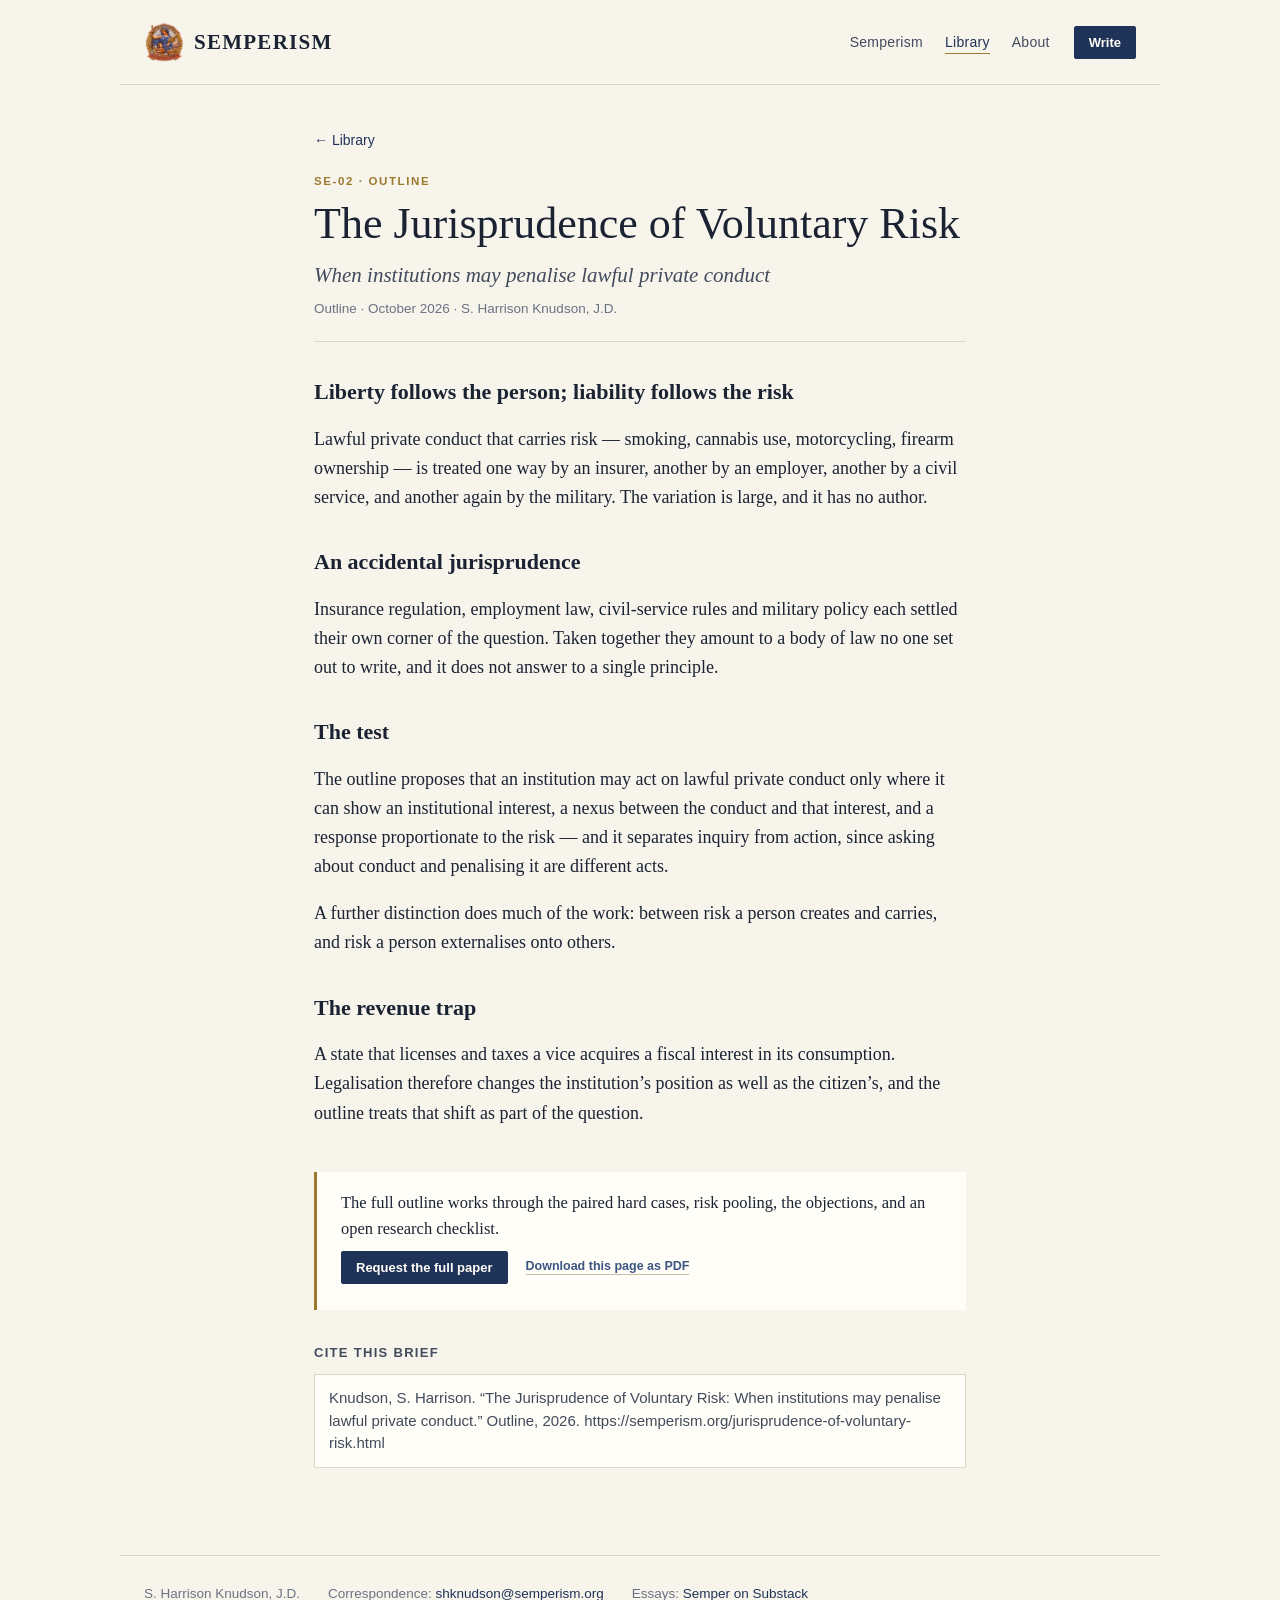
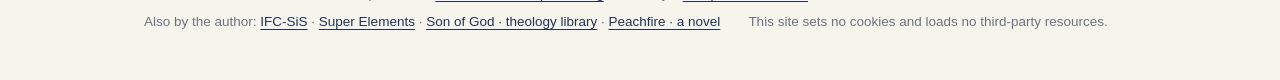
<file: jurisprudence-of-voluntary-risk.html>
<!DOCTYPE html>
<html lang="en">
<head>
<meta charset="utf-8">
<meta name="viewport" content="width=device-width, initial-scale=1">
<title>The Jurisprudence of Voluntary Risk — Semperism</title>
<meta name="description" content="Liberty follows the person; liability follows the risk. An outline of when institutions may penalise lawful private conduct.">
<meta name="author" content="S. Harrison Knudson, J.D.">
<link rel="canonical" href="https://semperism.org/jurisprudence-of-voluntary-risk.html">
<meta property="og:title" content="The Jurisprudence of Voluntary Risk — Semperism">
<meta property="og:description" content="Liberty follows the person; liability follows the risk. An outline of when institutions may penalise lawful private conduct.">
<meta property="og:url" content="https://semperism.org/jurisprudence-of-voluntary-risk.html">
<meta property="og:type" content="article">
<meta property="og:site_name" content="Semperism">
<meta property="og:image" content="https://semperism.org/img/semperism-og.jpg">
<meta property="og:image:width" content="1200">
<meta property="og:image:height" content="630">
<meta property="og:image:alt" content="The Semper Virtus medallion of Semperism">
<meta name="twitter:card" content="summary_large_image">
<meta name="application-name" content="Semperism">
<meta name="apple-mobile-web-app-title" content="Semperism">
<meta name="theme-color" content="#1f3358">
<meta name="citation_title" content="The Jurisprudence of Voluntary Risk">
<meta name="citation_author" content="Knudson, S. Harrison">
<meta name="citation_author_orcid" content="https://orcid.org/0009-0004-3600-4115">
<meta name="citation_publication_date" content="2026">
<meta name="citation_public_url" content="https://semperism.org/jurisprudence-of-voluntary-risk.html">
<script type="application/ld+json">{"@context": "https://schema.org", "@type": "ScholarlyArticle", "headline": "The Jurisprudence of Voluntary Risk", "alternativeHeadline": "When institutions may penalise lawful private conduct", "description": "Liberty follows the person; liability follows the risk. An outline of when institutions may penalise lawful private conduct.", "author": {"@id": "https://semperism.org/about.html#person", "@type": "Person", "name": "S. Harrison Knudson", "url": "https://semperism.org/about.html"}, "datePublished": "2026", "url": "https://semperism.org/jurisprudence-of-voluntary-risk.html", "inLanguage": "en", "isPartOf": {"@type": "WebSite", "name": "Semperism", "url": "https://semperism.org/"}}</script>
<link rel="icon" href="/favicon.ico" sizes="48x48">
<link rel="icon" href="/favicon-48.png" sizes="48x48" type="image/png">
<link rel="icon" href="/favicon-96.png" sizes="96x96" type="image/png">
<link rel="icon" href="/favicon-192.png" sizes="192x192" type="image/png">
<link rel="apple-touch-icon" href="/apple-touch-icon.png">
<link rel="manifest" href="/site.webmanifest">
<link rel="stylesheet" href="/style.css">
</head>
<body>
<a class="skip" href="#main">Skip to content</a>
<header class="site">
  <a class="brand" href="/"><img class="mark" src="/img/semperism-mark.webp" width="48" height="48" alt="">Semperism</a>
  <nav><ul><li><a href="/semperism.html">Semperism</a></li><li><a href="/library.html" aria-current="page">Library</a></li><li><a href="/about.html">About</a></li></ul></nav>
  <a class="btn btn-sm" href="mailto:shknudson@semperism.org">Write</a>
</header>
<main id="main">
<article class="wrap wrap-narrow paper">
  <p class="paper-back"><a href="/library.html">&larr; Library</a></p>
  <span class="eyebrow">SE-02 &middot; Outline</span>
  <h1>The Jurisprudence of Voluntary Risk</h1>
  <p class="paper-sub">When institutions may penalise lawful private conduct</p>
  <p class="paper-meta">Outline · October 2026 &middot; S. Harrison Knudson, J.D.</p>
  <h2>Liberty follows the person; liability follows the risk</h2>
  <p>Lawful private conduct that carries risk — smoking, cannabis use, motorcycling, firearm ownership — is treated one way by an insurer, another by an employer, another by a civil service, and another again by the military. The variation is large, and it has no author.</p>
  <h2>An accidental jurisprudence</h2>
  <p>Insurance regulation, employment law, civil-service rules and military policy each settled their own corner of the question. Taken together they amount to a body of law no one set out to write, and it does not answer to a single principle.</p>
  <h2>The test</h2>
  <p>The outline proposes that an institution may act on lawful private conduct only where it can show an institutional interest, a nexus between the conduct and that interest, and a response proportionate to the risk — and it separates inquiry from action, since asking about conduct and penalising it are different acts.</p>
  <p>A further distinction does much of the work: between risk a person creates and carries, and risk a person externalises onto others.</p>
  <h2>The revenue trap</h2>
  <p>A state that licenses and taxes a vice acquires a fiscal interest in its consumption. Legalisation therefore changes the institution’s position as well as the citizen’s, and the outline treats that shift as part of the question.</p>
  <div class="note paper-ask">
    <p>The full outline works through the paired hard cases, risk pooling, the objections, and an open research checklist.</p>
    <p class="card-actions">
      <a class="btn btn-sm" href="mailto:shknudson@semperism.org?subject=Request%3A%20The%20Jurisprudence%20of%20Voluntary%20Risk%20%28SE-02%29&amp;body=Please%20send%3A%20The%20Jurisprudence%20of%20Voluntary%20Risk%20%28SE-02%29%0A%0AName%3A%0AInstitution%3A%0ARole%3A%0AThe%20question%20you%20are%20working%20on%3A%0A">Request the full paper</a>
      <a class="req" href="/docs/jurisprudence-of-voluntary-risk.pdf">Download this page as PDF</a>
    </p>
  </div>
  <h3>Cite this brief</h3>
  <p class="cite">Knudson, S. Harrison. “The Jurisprudence of Voluntary Risk: When institutions may penalise lawful private conduct.” Outline, 2026. https://semperism.org/jurisprudence-of-voluntary-risk.html</p>
</article>
</main>
<footer class="site">
  <span>S. Harrison Knudson, J.D.</span>
  <span>Correspondence: <a href="mailto:shknudson@semperism.org">shknudson@semperism.org</a></span>
  <span>Essays: <a href="https://semperism.substack.com">Semper on Substack</a></span>
  <span>Also by the author: <a href="https://ifcsis.org/">IFC-SiS</a> &middot; <a href="https://superelements.com/">Super Elements</a> &middot; <a href="https://sonofgod.love/library">Son of God · theology library</a> &middot; <a href="https://peachfire.ink/">Peachfire · a novel</a></span>
  <span>This site sets no cookies and loads no third-party resources.</span>
</footer>
</body>
</html>
</file>
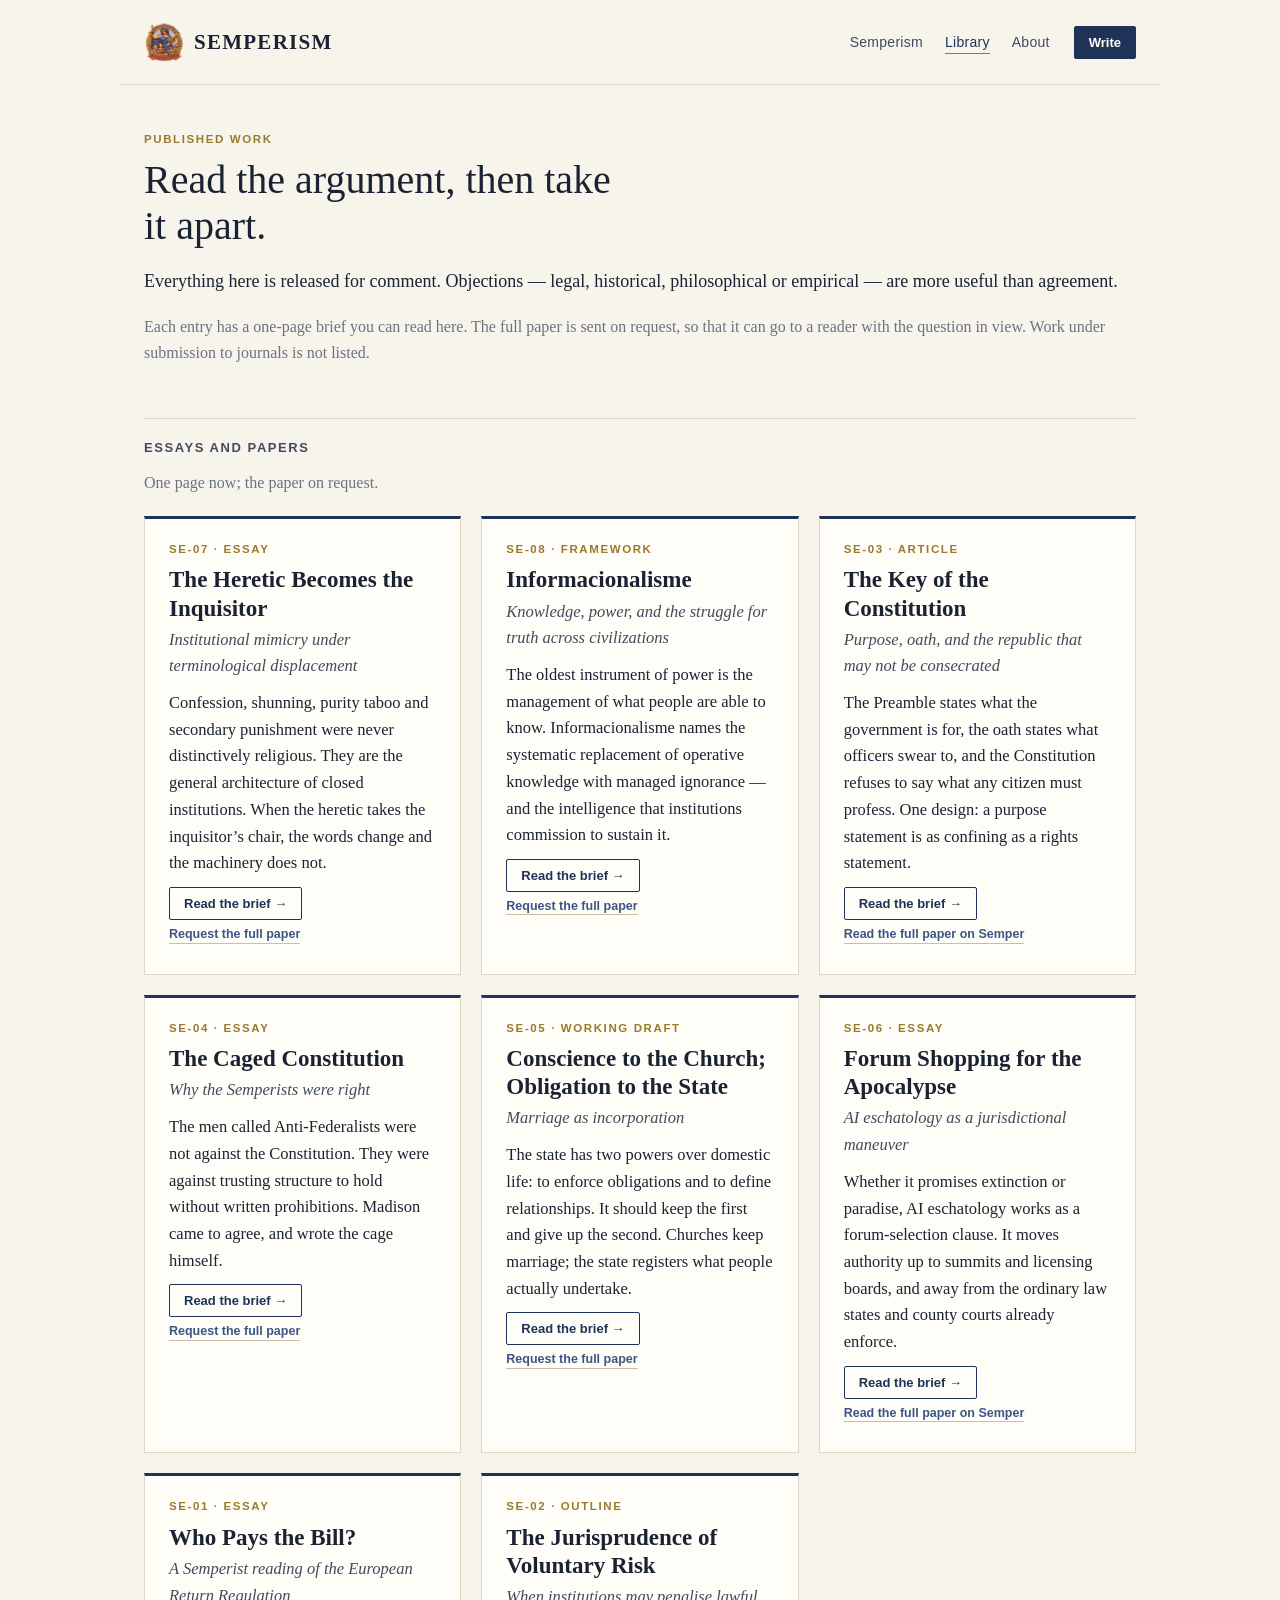
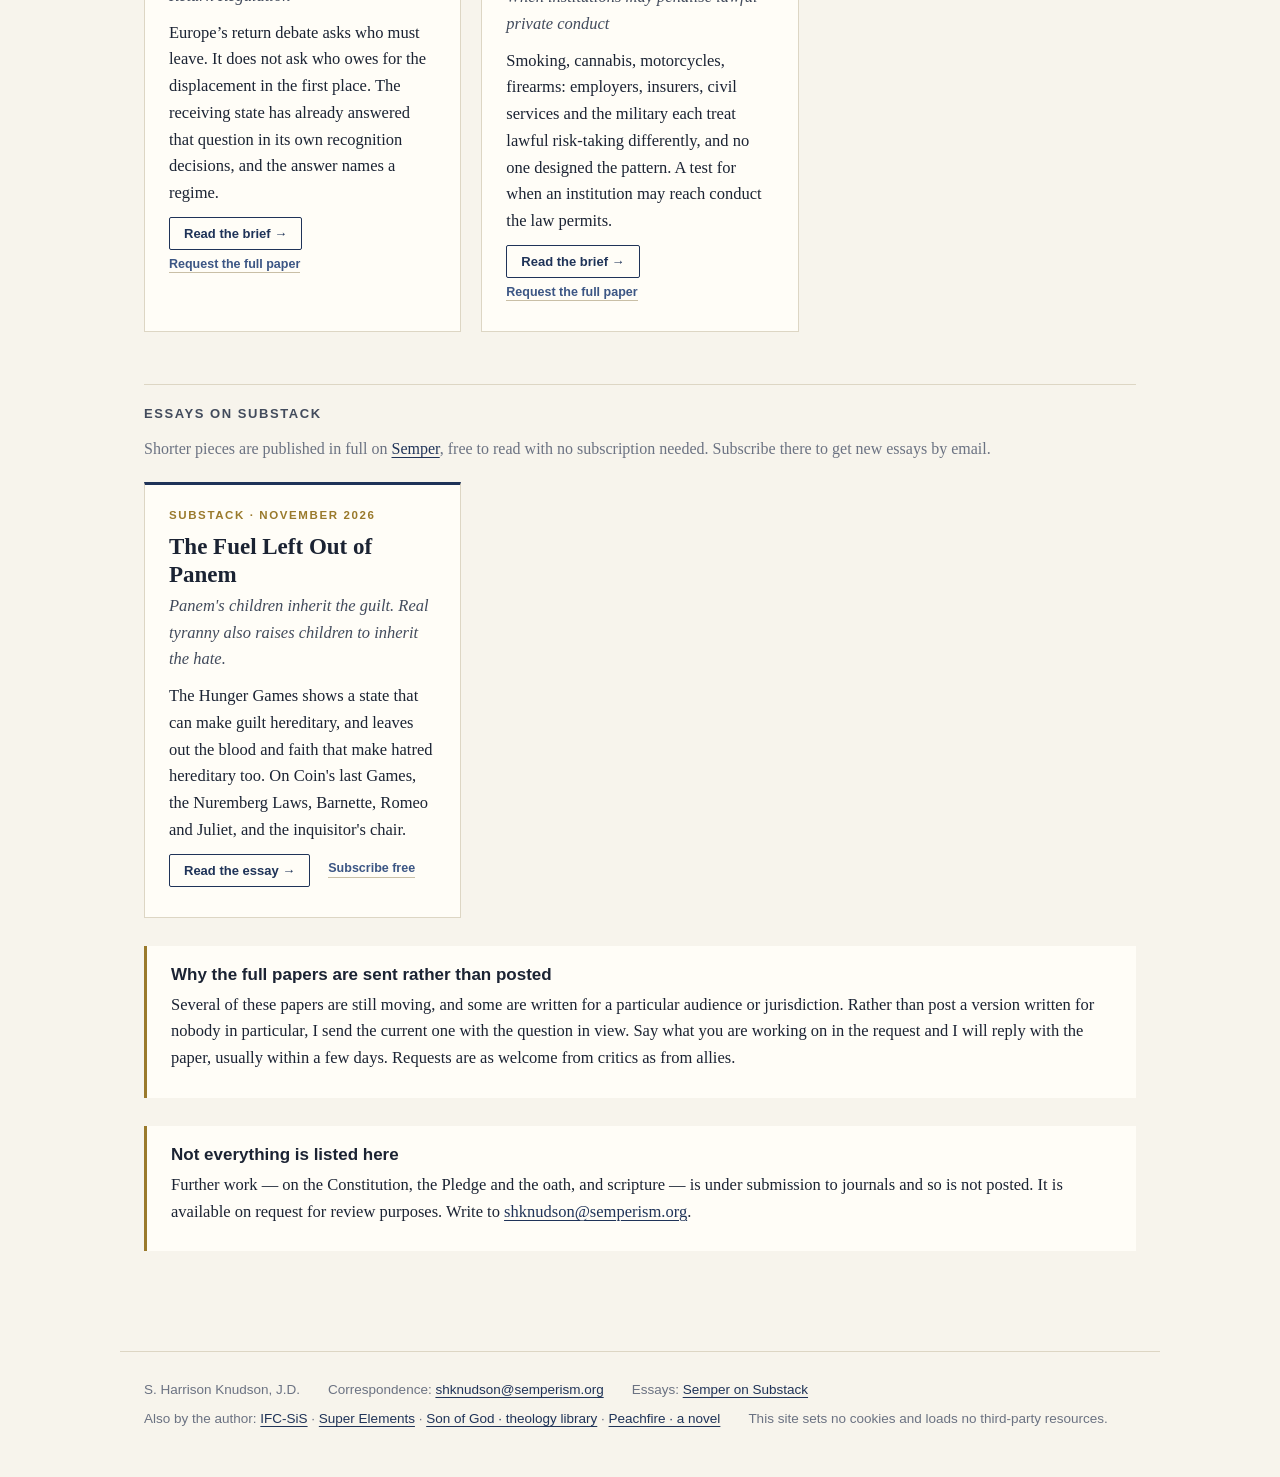
<file: library.html>
<!DOCTYPE html>
<html lang="en">
<head>
<meta charset="utf-8">
<meta name="viewport" content="width=device-width, initial-scale=1">
<title>Library — Semperism</title>
<meta name="description" content="Essays and papers by S. Harrison Knudson, J.D. One-page briefs on the site; full papers on request.">
<meta name="author" content="S. Harrison Knudson, J.D.">
<link rel="canonical" href="https://semperism.org/library.html">
<meta property="og:title" content="Library — Semperism">
<meta property="og:description" content="Essays and papers by S. Harrison Knudson, J.D. One-page briefs on the site; full papers on request.">
<meta property="og:url" content="https://semperism.org/library.html">
<meta property="og:type" content="website">
<meta property="og:site_name" content="Semperism">
<meta property="og:image" content="https://semperism.org/img/semperism-og.jpg">
<meta property="og:image:width" content="1200">
<meta property="og:image:height" content="630">
<meta property="og:image:alt" content="The Semper Virtus medallion of Semperism">
<meta name="twitter:card" content="summary_large_image">
<meta name="application-name" content="Semperism">
<meta name="apple-mobile-web-app-title" content="Semperism">
<meta name="theme-color" content="#1f3358">
<link rel="icon" href="/favicon.ico" sizes="48x48">
<link rel="icon" href="/favicon-48.png" sizes="48x48" type="image/png">
<link rel="icon" href="/favicon-96.png" sizes="96x96" type="image/png">
<link rel="icon" href="/favicon-192.png" sizes="192x192" type="image/png">
<link rel="apple-touch-icon" href="/apple-touch-icon.png">
<link rel="manifest" href="/site.webmanifest">
<link rel="stylesheet" href="/style.css">
</head>
<body>
<a class="skip" href="#main">Skip to content</a>
<header class="site">
  <a class="brand" href="/"><img class="mark" src="/img/semperism-mark.webp" width="48" height="48" alt="">Semperism</a>
  <nav><ul><li><a href="/semperism.html">Semperism</a></li><li><a href="/library.html" aria-current="page">Library</a></li><li><a href="/about.html">About</a></li></ul></nav>
  <a class="btn btn-sm" href="mailto:shknudson@semperism.org">Write</a>
</header>
<main id="main">
<section class="wrap page-top">
  <span class="eyebrow">Published work</span>
  <h1 class="page-h">Read the argument, then take it apart.</h1>
  <p>Everything here is released for comment. Objections — legal, historical, philosophical or empirical — are more useful than agreement.</p>
  <p class="muted">Each entry has a one-page brief you can read here. The full paper is sent on request, so that it can go to a reader with the question in view. Work under submission to journals is not listed.</p>

  <h2 class="section-h">Essays and papers</h2>
  <p class="muted">One page now; the paper on request.</p>
  <div class="pubs">
    <article class="card">
      <span class="eyebrow">SE-07 &middot; Essay</span>
      <h3><a href="/the-heretic-becomes-the-inquisitor.html">The Heretic Becomes the Inquisitor</a></h3>
      <p class="card-sub">Institutional mimicry under terminological displacement</p>
      <p>Confession, shunning, purity taboo and secondary punishment were never distinctively religious. They are the general architecture of closed institutions. When the heretic takes the inquisitor’s chair, the words change and the machinery does not.</p>
      <p class="card-actions">
        <a class="btn btn-sm btn-ghost" href="/the-heretic-becomes-the-inquisitor.html">Read the brief &rarr;</a>
        <a class="req" href="mailto:shknudson@semperism.org?subject=Request%3A%20The%20Heretic%20Becomes%20the%20Inquisitor%20%28SE-07%29&amp;body=Please%20send%3A%20The%20Heretic%20Becomes%20the%20Inquisitor%20%28SE-07%29%0A%0AName%3A%0AInstitution%3A%0ARole%3A%0AThe%20question%20you%20are%20working%20on%3A%0A">Request the full paper</a>
      </p>
    </article>
    <article class="card">
      <span class="eyebrow">SE-08 &middot; Framework</span>
      <h3><a href="/informacionalisme.html">Informacionalisme</a></h3>
      <p class="card-sub">Knowledge, power, and the struggle for truth across civilizations</p>
      <p>The oldest instrument of power is the management of what people are able to know. Informacionalisme names the systematic replacement of operative knowledge with managed ignorance — and the intelligence that institutions commission to sustain it.</p>
      <p class="card-actions">
        <a class="btn btn-sm btn-ghost" href="/informacionalisme.html">Read the brief &rarr;</a>
        <a class="req" href="mailto:shknudson@semperism.org?subject=Request%3A%20Informacionalisme%20%28SE-08%29&amp;body=Please%20send%3A%20Informacionalisme%20%28SE-08%29%0A%0AName%3A%0AInstitution%3A%0ARole%3A%0AThe%20question%20you%20are%20working%20on%3A%0A">Request the full paper</a>
      </p>
    </article>
    <article class="card">
      <span class="eyebrow">SE-03 &middot; Article</span>
      <h3><a href="/the-key-of-the-constitution.html">The Key of the Constitution</a></h3>
      <p class="card-sub">Purpose, oath, and the republic that may not be consecrated</p>
      <p>The Preamble states what the government is for, the oath states what officers swear to, and the Constitution refuses to say what any citizen must profess. One design: a purpose statement is as confining as a rights statement.</p>
      <p class="card-actions">
        <a class="btn btn-sm btn-ghost" href="/the-key-of-the-constitution.html">Read the brief &rarr;</a>
        <a class="req" href="https://semperism.substack.com/p/the-key-of-the-constitution">Read the full paper on Semper</a>
      </p>
    </article>
    <article class="card">
      <span class="eyebrow">SE-04 &middot; Essay</span>
      <h3><a href="/the-caged-constitution.html">The Caged Constitution</a></h3>
      <p class="card-sub">Why the Semperists were right</p>
      <p>The men called Anti-Federalists were not against the Constitution. They were against trusting structure to hold without written prohibitions. Madison came to agree, and wrote the cage himself.</p>
      <p class="card-actions">
        <a class="btn btn-sm btn-ghost" href="/the-caged-constitution.html">Read the brief &rarr;</a>
        <a class="req" href="mailto:shknudson@semperism.org?subject=Request%3A%20The%20Caged%20Constitution%20%28SE-04%29&amp;body=Please%20send%3A%20The%20Caged%20Constitution%20%28SE-04%29%0A%0AName%3A%0AInstitution%3A%0ARole%3A%0AThe%20question%20you%20are%20working%20on%3A%0A">Request the full paper</a>
      </p>
    </article>
    <article class="card">
      <span class="eyebrow">SE-05 &middot; Working draft</span>
      <h3><a href="/conscience-to-the-church.html">Conscience to the Church; Obligation to the State</a></h3>
      <p class="card-sub">Marriage as incorporation</p>
      <p>The state has two powers over domestic life: to enforce obligations and to define relationships. It should keep the first and give up the second. Churches keep marriage; the state registers what people actually undertake.</p>
      <p class="card-actions">
        <a class="btn btn-sm btn-ghost" href="/conscience-to-the-church.html">Read the brief &rarr;</a>
        <a class="req" href="mailto:shknudson@semperism.org?subject=Request%3A%20Conscience%20to%20the%20Church%3B%20Obligation%20to%20the%20State%20%28SE-05%29&amp;body=Please%20send%3A%20Conscience%20to%20the%20Church%3B%20Obligation%20to%20the%20State%20%28SE-05%29%0A%0AName%3A%0AInstitution%3A%0ARole%3A%0AThe%20question%20you%20are%20working%20on%3A%0A">Request the full paper</a>
      </p>
    </article>
    <article class="card">
      <span class="eyebrow">SE-06 &middot; Essay</span>
      <h3><a href="/forum-shopping-for-the-apocalypse.html">Forum Shopping for the Apocalypse</a></h3>
      <p class="card-sub">AI eschatology as a jurisdictional maneuver</p>
      <p>Whether it promises extinction or paradise, AI eschatology works as a forum-selection clause. It moves authority up to summits and licensing boards, and away from the ordinary law states and county courts already enforce.</p>
      <p class="card-actions">
        <a class="btn btn-sm btn-ghost" href="/forum-shopping-for-the-apocalypse.html">Read the brief &rarr;</a>
        <a class="req" href="https://semperism.substack.com/p/forum-shopping-for-the-apocalypse">Read the full paper on Semper</a>
      </p>
    </article>
    <article class="card">
      <span class="eyebrow">SE-01 &middot; Essay</span>
      <h3><a href="/who-pays-the-bill.html">Who Pays the Bill?</a></h3>
      <p class="card-sub">A Semperist reading of the European Return Regulation</p>
      <p>Europe’s return debate asks who must leave. It does not ask who owes for the displacement in the first place. The receiving state has already answered that question in its own recognition decisions, and the answer names a regime.</p>
      <p class="card-actions">
        <a class="btn btn-sm btn-ghost" href="/who-pays-the-bill.html">Read the brief &rarr;</a>
        <a class="req" href="mailto:shknudson@semperism.org?subject=Request%3A%20Who%20Pays%20the%20Bill%3F%20%28SE-01%29&amp;body=Please%20send%3A%20Who%20Pays%20the%20Bill%3F%20%28SE-01%29%0A%0AName%3A%0AInstitution%3A%0ARole%3A%0AThe%20question%20you%20are%20working%20on%3A%0A">Request the full paper</a>
      </p>
    </article>
    <article class="card">
      <span class="eyebrow">SE-02 &middot; Outline</span>
      <h3><a href="/jurisprudence-of-voluntary-risk.html">The Jurisprudence of Voluntary Risk</a></h3>
      <p class="card-sub">When institutions may penalise lawful private conduct</p>
      <p>Smoking, cannabis, motorcycles, firearms: employers, insurers, civil services and the military each treat lawful risk-taking differently, and no one designed the pattern. A test for when an institution may reach conduct the law permits.</p>
      <p class="card-actions">
        <a class="btn btn-sm btn-ghost" href="/jurisprudence-of-voluntary-risk.html">Read the brief &rarr;</a>
        <a class="req" href="mailto:shknudson@semperism.org?subject=Request%3A%20The%20Jurisprudence%20of%20Voluntary%20Risk%20%28SE-02%29&amp;body=Please%20send%3A%20The%20Jurisprudence%20of%20Voluntary%20Risk%20%28SE-02%29%0A%0AName%3A%0AInstitution%3A%0ARole%3A%0AThe%20question%20you%20are%20working%20on%3A%0A">Request the full paper</a>
      </p>
    </article>
  </div>

  <h2 class="section-h">Essays on Substack</h2>
  <p class="muted">Shorter pieces are published in full on <a href="https://semperism.substack.com">Semper</a>, free to read with no subscription needed. Subscribe there to get new essays by email.</p>
  <div class="pubs">
    <article class="card">
      <span class="eyebrow">Substack &middot; November 2026</span>
      <h3><a href="https://semperism.substack.com/p/the-fuel-left-out-of-panem">The Fuel Left Out of Panem</a></h3>
      <p class="card-sub">Panem&#x27;s children inherit the guilt. Real tyranny also raises children to inherit the hate.</p>
      <p>The Hunger Games shows a state that can make guilt hereditary, and leaves out the blood and faith that make hatred hereditary too. On Coin&#x27;s last Games, the Nuremberg Laws, Barnette, Romeo and Juliet, and the inquisitor&#x27;s chair.</p>
      <p class="card-actions">
        <a class="btn btn-sm btn-ghost" href="https://semperism.substack.com/p/the-fuel-left-out-of-panem">Read the essay &rarr;</a>
        <a class="req" href="https://semperism.substack.com/subscribe">Subscribe free</a>
      </p>
    </article>
  </div>


  <div class="note">
    <h3>Why the full papers are sent rather than posted</h3>
    <p>Several of these papers are still moving, and some are written for a particular audience or jurisdiction. Rather than post a version written for nobody in particular, I send the current one with the question in view. Say what you are working on in the request and I will reply with the paper, usually within a few days. Requests are as welcome from critics as from allies.</p>
  </div>
  <div class="note">
    <h3>Not everything is listed here</h3>
    <p>Further work — on the Constitution, the Pledge and the oath, and scripture — is under submission to journals and so is not posted. It is available on request for review purposes. Write to <a href="mailto:shknudson@semperism.org">shknudson@semperism.org</a>.</p>
  </div>
</section>
</main>
<footer class="site">
  <span>S. Harrison Knudson, J.D.</span>
  <span>Correspondence: <a href="mailto:shknudson@semperism.org">shknudson@semperism.org</a></span>
  <span>Essays: <a href="https://semperism.substack.com">Semper on Substack</a></span>
  <span>Also by the author: <a href="https://ifcsis.org/">IFC-SiS</a> &middot; <a href="https://superelements.com/">Super Elements</a> &middot; <a href="https://sonofgod.love/library">Son of God · theology library</a> &middot; <a href="https://peachfire.ink/">Peachfire · a novel</a></span>
  <span>This site sets no cookies and loads no third-party resources.</span>
</footer>
</body>
</html>
</file>
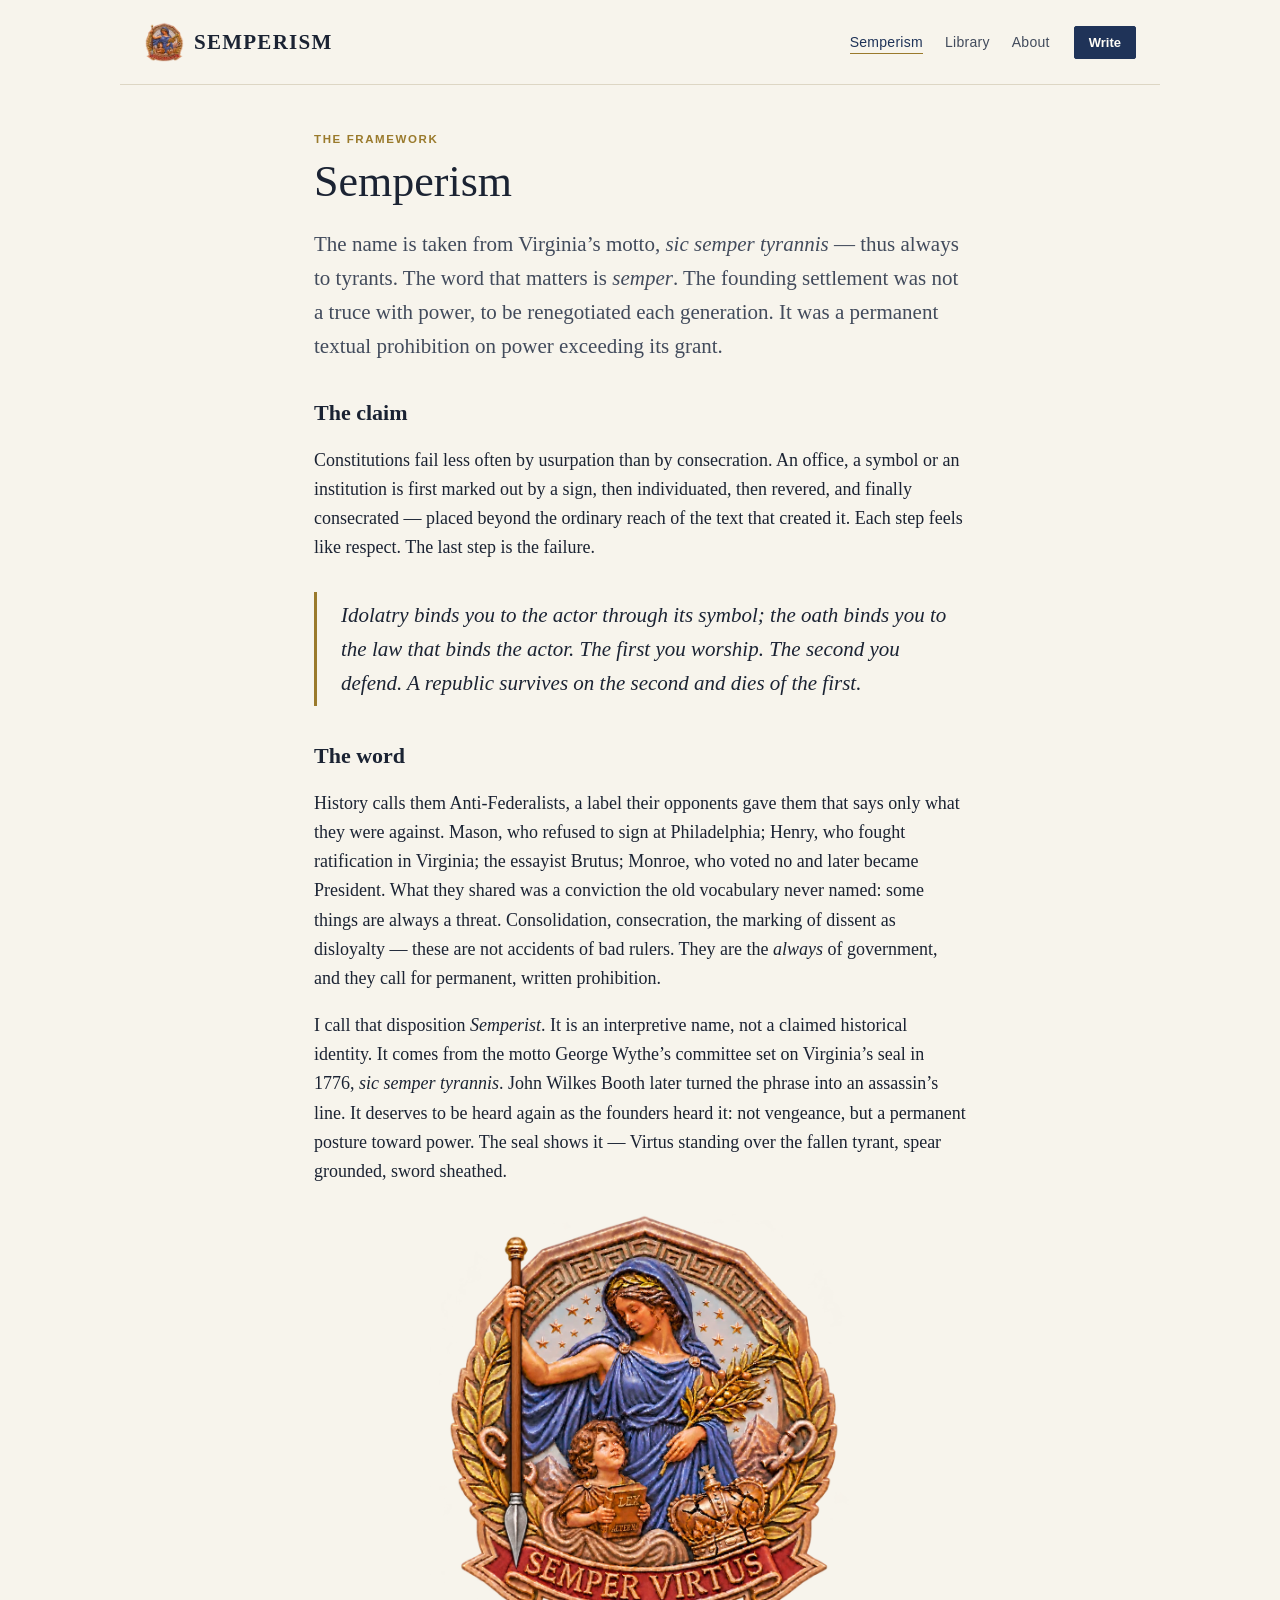
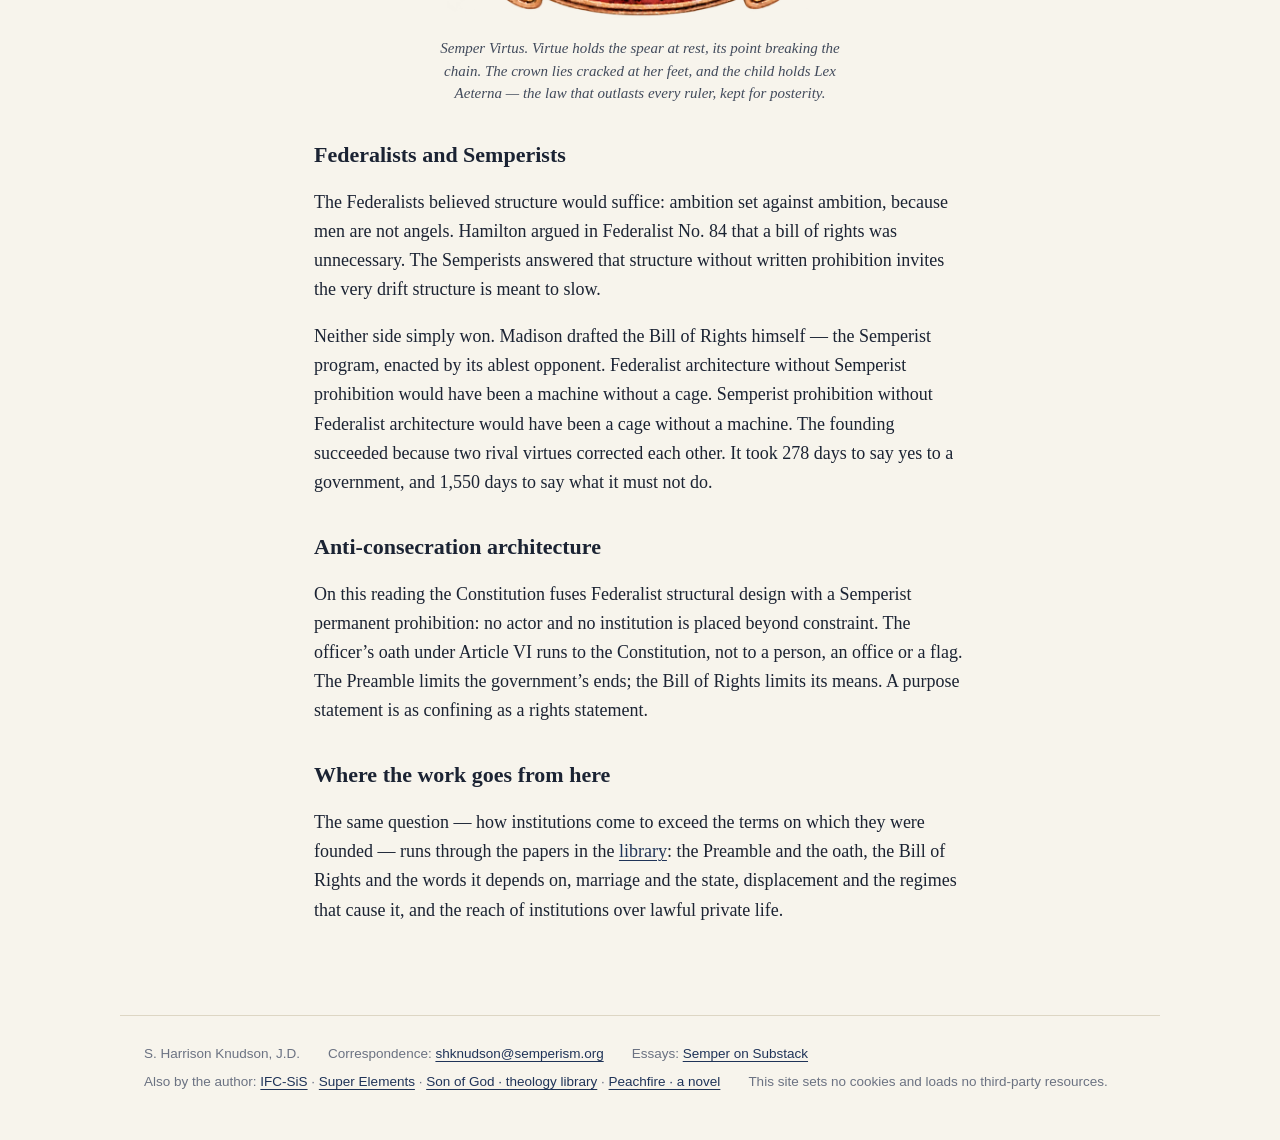
<file: semperism.html>
<!DOCTYPE html>
<html lang="en">
<head>
<meta charset="utf-8">
<meta name="viewport" content="width=device-width, initial-scale=1">
<title>Semperism — the framework</title>
<meta name="description" content="Semperism: constitutions fail less often by usurpation than by consecration.">
<meta name="author" content="S. Harrison Knudson, J.D.">
<link rel="canonical" href="https://semperism.org/semperism.html">
<meta property="og:title" content="Semperism — the framework">
<meta property="og:description" content="Semperism: constitutions fail less often by usurpation than by consecration.">
<meta property="og:url" content="https://semperism.org/semperism.html">
<meta property="og:type" content="website">
<meta property="og:site_name" content="Semperism">
<meta property="og:image" content="https://semperism.org/img/semperism-og.jpg">
<meta property="og:image:width" content="1200">
<meta property="og:image:height" content="630">
<meta property="og:image:alt" content="The Semper Virtus medallion of Semperism">
<meta name="twitter:card" content="summary_large_image">
<meta name="application-name" content="Semperism">
<meta name="apple-mobile-web-app-title" content="Semperism">
<meta name="theme-color" content="#1f3358">
<link rel="icon" href="/favicon.ico" sizes="48x48">
<link rel="icon" href="/favicon-48.png" sizes="48x48" type="image/png">
<link rel="icon" href="/favicon-96.png" sizes="96x96" type="image/png">
<link rel="icon" href="/favicon-192.png" sizes="192x192" type="image/png">
<link rel="apple-touch-icon" href="/apple-touch-icon.png">
<link rel="manifest" href="/site.webmanifest">
<link rel="stylesheet" href="/style.css">
</head>
<body>
<a class="skip" href="#main">Skip to content</a>
<header class="site">
  <a class="brand" href="/"><img class="mark" src="/img/semperism-mark.webp" width="48" height="48" alt="">Semperism</a>
  <nav><ul><li><a href="/semperism.html" aria-current="page">Semperism</a></li><li><a href="/library.html">Library</a></li><li><a href="/about.html">About</a></li></ul></nav>
  <a class="btn btn-sm" href="mailto:shknudson@semperism.org">Write</a>
</header>
<main id="main">
<article class="wrap wrap-narrow prose">
  <span class="eyebrow">The framework</span>
  <h1>Semperism</h1>
  <p class="lede">The name is taken from Virginia’s motto, <em>sic semper tyrannis</em> — thus always to tyrants. The word that matters is <em>semper</em>. The founding settlement was not a truce with power, to be renegotiated each generation. It was a permanent textual prohibition on power exceeding its grant.</p>
  <h2>The claim</h2>
  <p>Constitutions fail less often by usurpation than by consecration. An office, a symbol or an institution is first marked out by a sign, then individuated, then revered, and finally consecrated — placed beyond the ordinary reach of the text that created it. Each step feels like respect. The last step is the failure.</p>
  <blockquote>Idolatry binds you to the actor through its symbol; the oath binds you to the law that binds the actor. The first you worship. The second you defend. A republic survives on the second and dies of the first.</blockquote>
  <h2>The word</h2>
  <p>History calls them Anti-Federalists, a label their opponents gave them that says only what they were against. Mason, who refused to sign at Philadelphia; Henry, who fought ratification in Virginia; the essayist Brutus; Monroe, who voted no and later became President. What they shared was a conviction the old vocabulary never named: some things are always a threat. Consolidation, consecration, the marking of dissent as disloyalty — these are not accidents of bad rulers. They are the <em>always</em> of government, and they call for permanent, written prohibition.</p>
  <p>I call that disposition <em>Semperist</em>. It is an interpretive name, not a claimed historical identity. It comes from the motto George Wythe’s committee set on Virginia’s seal in 1776, <em>sic semper tyrannis</em>. John Wilkes Booth later turned the phrase into an assassin’s line. It deserves to be heard again as the founders heard it: not vengeance, but a permanent posture toward power. The seal shows it — Virtus standing over the fallen tyrant, spear grounded, sword sheathed.</p>
  <figure class="emblem-fig">
    <img src="/img/semper-virtus-medallion.webp" width="935" height="900" alt="The Semper Virtus emblem.">
    <figcaption><em>Semper Virtus.</em> Virtue holds the spear at rest, its point breaking the chain. The crown lies cracked at her feet, and the child holds <em>Lex Aeterna</em> — the law that outlasts every ruler, kept for posterity.</figcaption>
  </figure>
  <h2>Federalists and Semperists</h2>
  <p>The Federalists believed structure would suffice: ambition set against ambition, because men are not angels. Hamilton argued in Federalist No. 84 that a bill of rights was unnecessary. The Semperists answered that structure without written prohibition invites the very drift structure is meant to slow.</p>
  <p>Neither side simply won. Madison drafted the Bill of Rights himself — the Semperist program, enacted by its ablest opponent. Federalist architecture without Semperist prohibition would have been a machine without a cage. Semperist prohibition without Federalist architecture would have been a cage without a machine. The founding succeeded because two rival virtues corrected each other. It took 278 days to say yes to a government, and 1,550 days to say what it must not do.</p>
  <h2>Anti-consecration architecture</h2>
  <p>On this reading the Constitution fuses Federalist structural design with a Semperist permanent prohibition: no actor and no institution is placed beyond constraint. The officer’s oath under Article VI runs to the Constitution, not to a person, an office or a flag. The Preamble limits the government’s ends; the Bill of Rights limits its means. A purpose statement is as confining as a rights statement.</p>
  <h2>Where the work goes from here</h2>
  <p>The same question — how institutions come to exceed the terms on which they were founded — runs through the papers in the <a href="/library.html">library</a>: the Preamble and the oath, the Bill of Rights and the words it depends on, marriage and the state, displacement and the regimes that cause it, and the reach of institutions over lawful private life.</p>
</article>
</main>
<footer class="site">
  <span>S. Harrison Knudson, J.D.</span>
  <span>Correspondence: <a href="mailto:shknudson@semperism.org">shknudson@semperism.org</a></span>
  <span>Essays: <a href="https://semperism.substack.com">Semper on Substack</a></span>
  <span>Also by the author: <a href="https://ifcsis.org/">IFC-SiS</a> &middot; <a href="https://superelements.com/">Super Elements</a> &middot; <a href="https://sonofgod.love/library">Son of God · theology library</a> &middot; <a href="https://peachfire.ink/">Peachfire · a novel</a></span>
  <span>This site sets no cookies and loads no third-party resources.</span>
</footer>
</body>
</html>
</file>
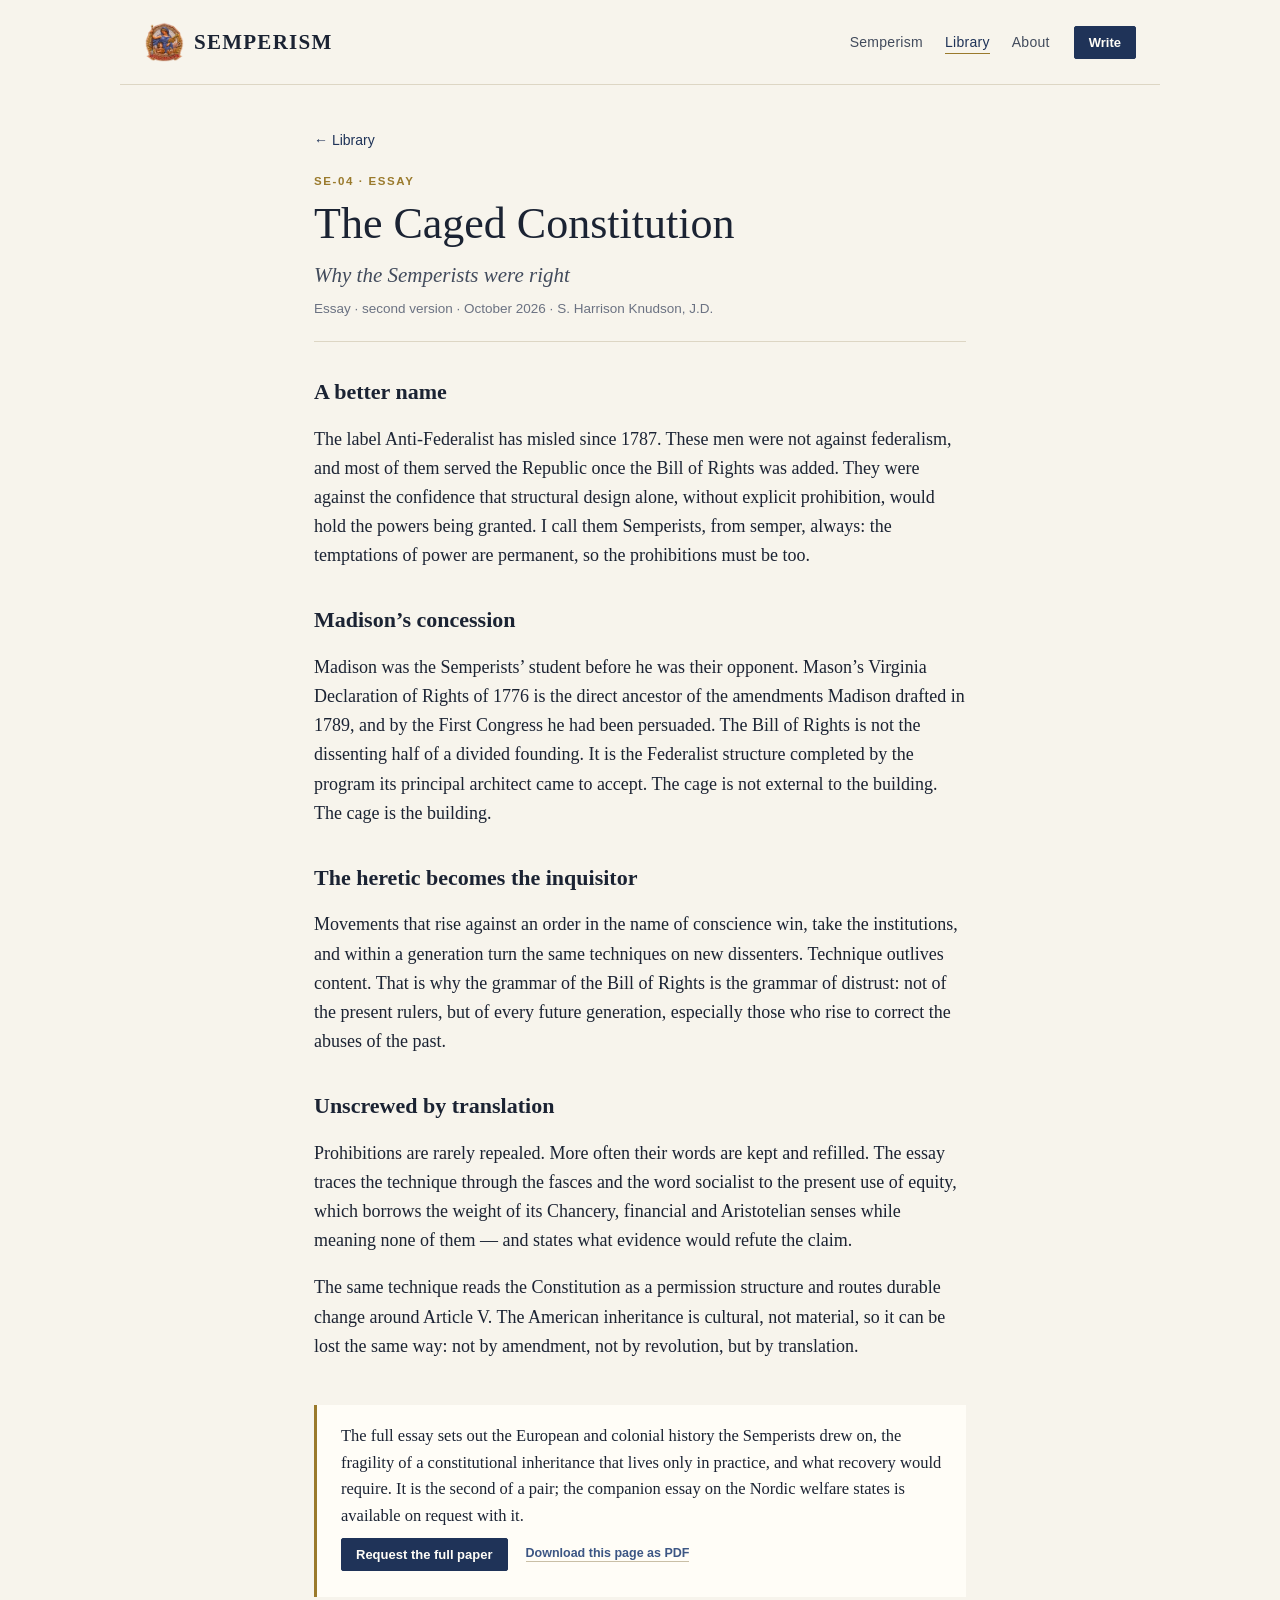
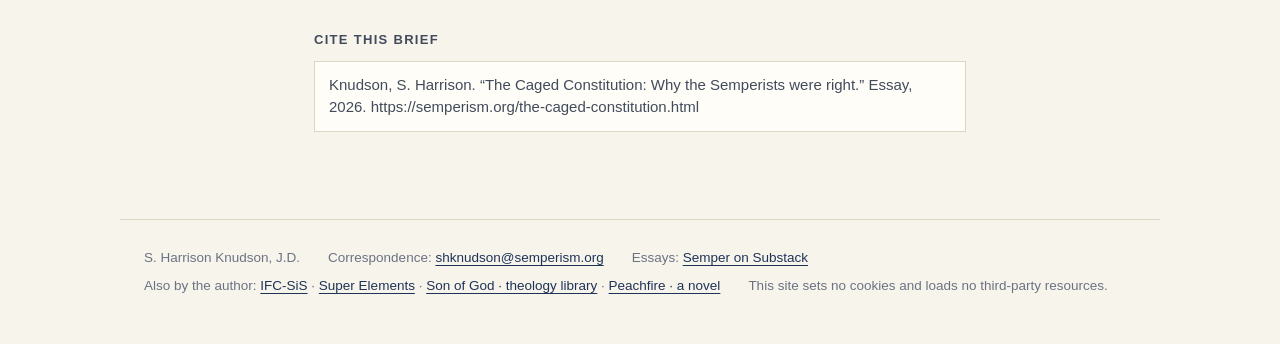
<file: the-caged-constitution.html>
<!DOCTYPE html>
<html lang="en">
<head>
<meta charset="utf-8">
<meta name="viewport" content="width=device-width, initial-scale=1">
<title>The Caged Constitution — Semperism</title>
<meta name="description" content="The Bill of Rights as the Federalist structure completed by the Semperist program, and the ways the cage is being unscrewed by translation.">
<meta name="author" content="S. Harrison Knudson, J.D.">
<link rel="canonical" href="https://semperism.org/the-caged-constitution.html">
<meta property="og:title" content="The Caged Constitution — Semperism">
<meta property="og:description" content="The Bill of Rights as the Federalist structure completed by the Semperist program, and the ways the cage is being unscrewed by translation.">
<meta property="og:url" content="https://semperism.org/the-caged-constitution.html">
<meta property="og:type" content="article">
<meta property="og:site_name" content="Semperism">
<meta property="og:image" content="https://semperism.org/img/semperism-og.jpg">
<meta property="og:image:width" content="1200">
<meta property="og:image:height" content="630">
<meta property="og:image:alt" content="The Semper Virtus medallion of Semperism">
<meta name="twitter:card" content="summary_large_image">
<meta name="application-name" content="Semperism">
<meta name="apple-mobile-web-app-title" content="Semperism">
<meta name="theme-color" content="#1f3358">
<meta name="citation_title" content="The Caged Constitution">
<meta name="citation_author" content="Knudson, S. Harrison">
<meta name="citation_author_orcid" content="https://orcid.org/0009-0004-3600-4115">
<meta name="citation_publication_date" content="2026">
<meta name="citation_public_url" content="https://semperism.org/the-caged-constitution.html">
<script type="application/ld+json">{"@context": "https://schema.org", "@type": "ScholarlyArticle", "headline": "The Caged Constitution", "alternativeHeadline": "Why the Semperists were right", "description": "The Bill of Rights as the Federalist structure completed by the Semperist program, and the ways the cage is being unscrewed by translation.", "author": {"@id": "https://semperism.org/about.html#person", "@type": "Person", "name": "S. Harrison Knudson", "url": "https://semperism.org/about.html"}, "datePublished": "2026", "url": "https://semperism.org/the-caged-constitution.html", "inLanguage": "en", "isPartOf": {"@type": "WebSite", "name": "Semperism", "url": "https://semperism.org/"}}</script>
<link rel="icon" href="/favicon.ico" sizes="48x48">
<link rel="icon" href="/favicon-48.png" sizes="48x48" type="image/png">
<link rel="icon" href="/favicon-96.png" sizes="96x96" type="image/png">
<link rel="icon" href="/favicon-192.png" sizes="192x192" type="image/png">
<link rel="apple-touch-icon" href="/apple-touch-icon.png">
<link rel="manifest" href="/site.webmanifest">
<link rel="stylesheet" href="/style.css">
</head>
<body>
<a class="skip" href="#main">Skip to content</a>
<header class="site">
  <a class="brand" href="/"><img class="mark" src="/img/semperism-mark.webp" width="48" height="48" alt="">Semperism</a>
  <nav><ul><li><a href="/semperism.html">Semperism</a></li><li><a href="/library.html" aria-current="page">Library</a></li><li><a href="/about.html">About</a></li></ul></nav>
  <a class="btn btn-sm" href="mailto:shknudson@semperism.org">Write</a>
</header>
<main id="main">
<article class="wrap wrap-narrow paper">
  <p class="paper-back"><a href="/library.html">&larr; Library</a></p>
  <span class="eyebrow">SE-04 &middot; Essay</span>
  <h1>The Caged Constitution</h1>
  <p class="paper-sub">Why the Semperists were right</p>
  <p class="paper-meta">Essay · second version · October 2026 &middot; S. Harrison Knudson, J.D.</p>
  <h2>A better name</h2>
  <p>The label Anti-Federalist has misled since 1787. These men were not against federalism, and most of them served the Republic once the Bill of Rights was added. They were against the confidence that structural design alone, without explicit prohibition, would hold the powers being granted. I call them Semperists, from semper, always: the temptations of power are permanent, so the prohibitions must be too.</p>
  <h2>Madison’s concession</h2>
  <p>Madison was the Semperists’ student before he was their opponent. Mason’s Virginia Declaration of Rights of 1776 is the direct ancestor of the amendments Madison drafted in 1789, and by the First Congress he had been persuaded. The Bill of Rights is not the dissenting half of a divided founding. It is the Federalist structure completed by the program its principal architect came to accept. The cage is not external to the building. The cage is the building.</p>
  <h2>The heretic becomes the inquisitor</h2>
  <p>Movements that rise against an order in the name of conscience win, take the institutions, and within a generation turn the same techniques on new dissenters. Technique outlives content. That is why the grammar of the Bill of Rights is the grammar of distrust: not of the present rulers, but of every future generation, especially those who rise to correct the abuses of the past.</p>
  <h2>Unscrewed by translation</h2>
  <p>Prohibitions are rarely repealed. More often their words are kept and refilled. The essay traces the technique through the fasces and the word socialist to the present use of equity, which borrows the weight of its Chancery, financial and Aristotelian senses while meaning none of them — and states what evidence would refute the claim.</p>
  <p>The same technique reads the Constitution as a permission structure and routes durable change around Article V. The American inheritance is cultural, not material, so it can be lost the same way: not by amendment, not by revolution, but by translation.</p>
  <div class="note paper-ask">
    <p>The full essay sets out the European and colonial history the Semperists drew on, the fragility of a constitutional inheritance that lives only in practice, and what recovery would require. It is the second of a pair; the companion essay on the Nordic welfare states is available on request with it.</p>
    <p class="card-actions">
      <a class="btn btn-sm" href="mailto:shknudson@semperism.org?subject=Request%3A%20The%20Caged%20Constitution%20%28SE-04%29&amp;body=Please%20send%3A%20The%20Caged%20Constitution%20%28SE-04%29%0A%0AName%3A%0AInstitution%3A%0ARole%3A%0AThe%20question%20you%20are%20working%20on%3A%0A">Request the full paper</a>
      <a class="req" href="/docs/the-caged-constitution.pdf">Download this page as PDF</a>
    </p>
  </div>
  <h3>Cite this brief</h3>
  <p class="cite">Knudson, S. Harrison. “The Caged Constitution: Why the Semperists were right.” Essay, 2026. https://semperism.org/the-caged-constitution.html</p>
</article>
</main>
<footer class="site">
  <span>S. Harrison Knudson, J.D.</span>
  <span>Correspondence: <a href="mailto:shknudson@semperism.org">shknudson@semperism.org</a></span>
  <span>Essays: <a href="https://semperism.substack.com">Semper on Substack</a></span>
  <span>Also by the author: <a href="https://ifcsis.org/">IFC-SiS</a> &middot; <a href="https://superelements.com/">Super Elements</a> &middot; <a href="https://sonofgod.love/library">Son of God · theology library</a> &middot; <a href="https://peachfire.ink/">Peachfire · a novel</a></span>
  <span>This site sets no cookies and loads no third-party resources.</span>
</footer>
</body>
</html>
</file>
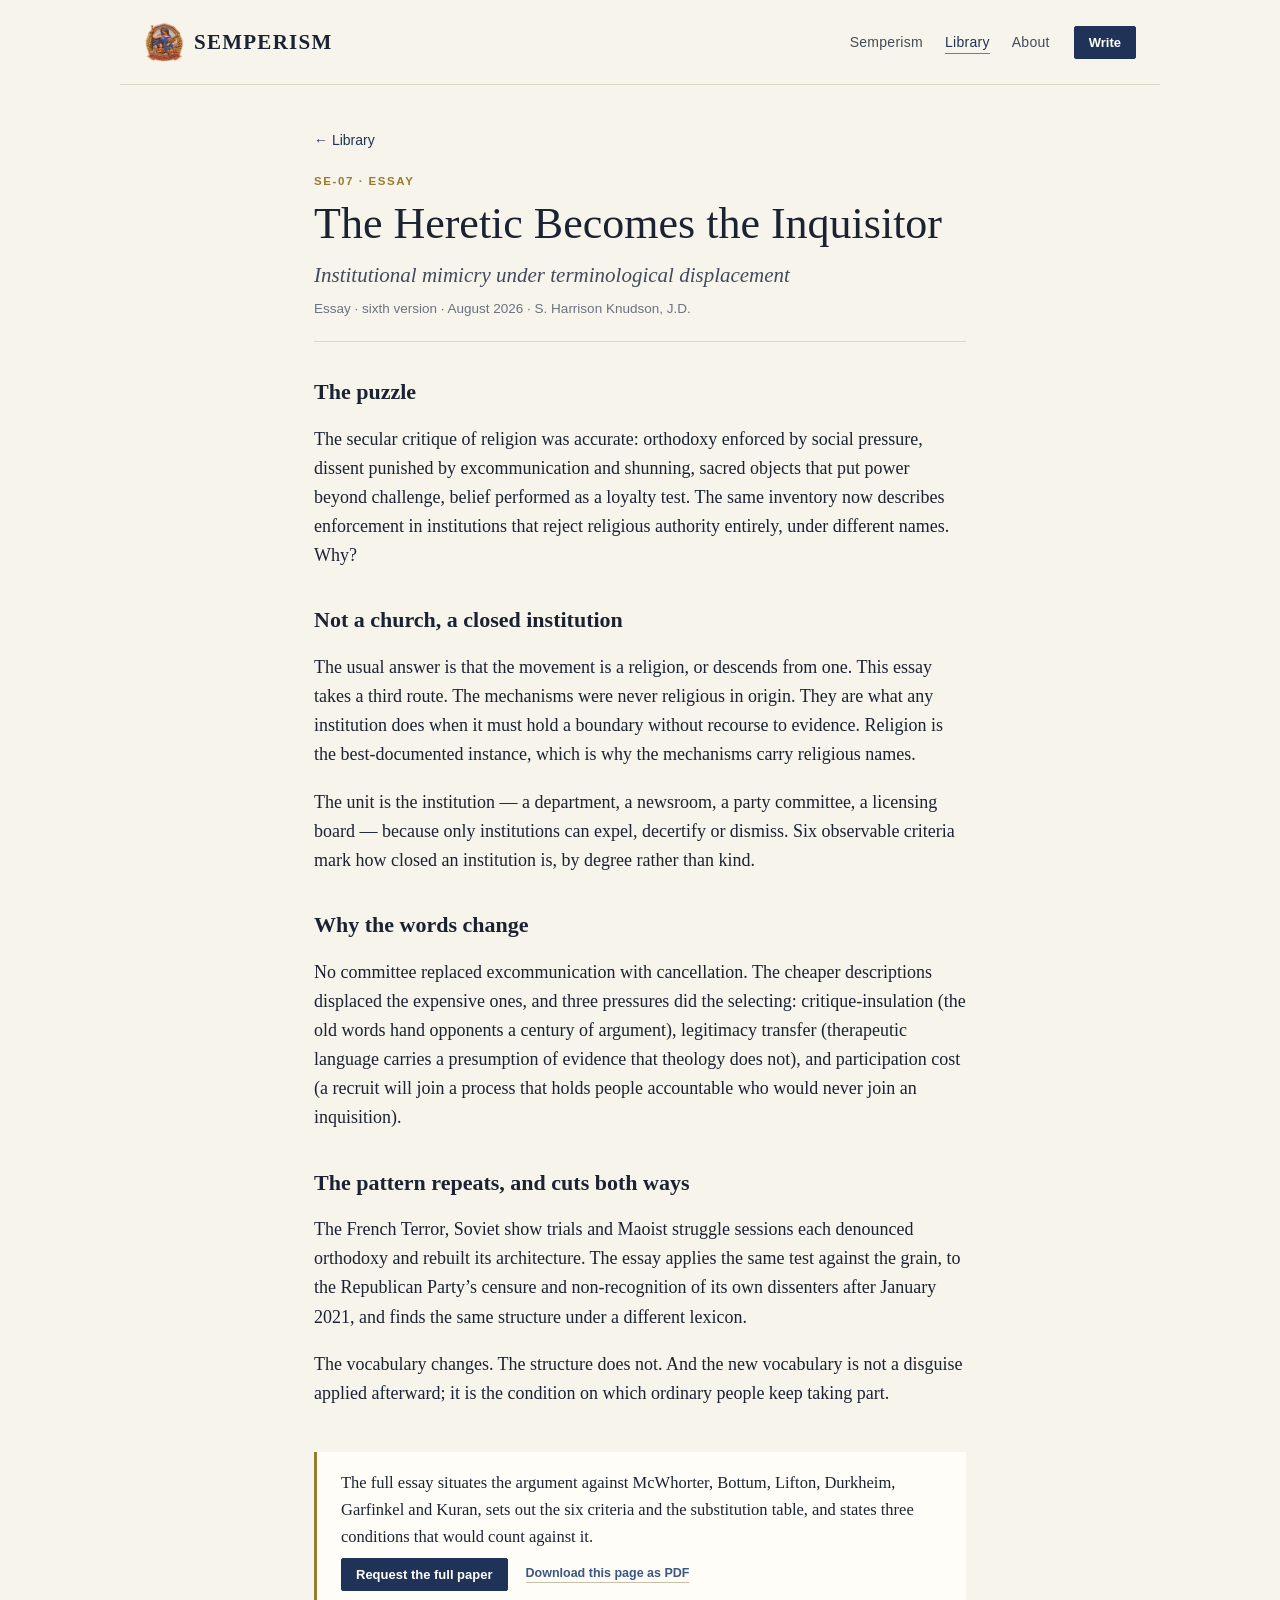
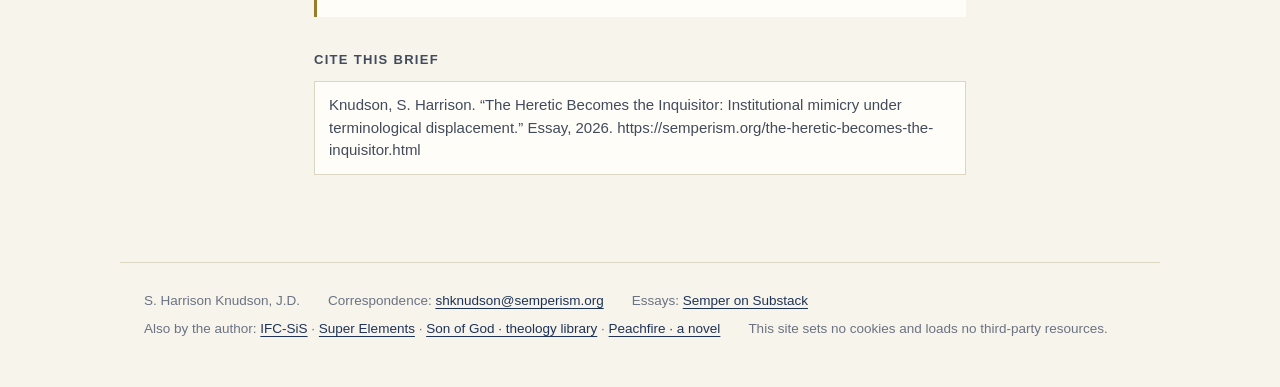
<file: the-heretic-becomes-the-inquisitor.html>
<!DOCTYPE html>
<html lang="en">
<head>
<meta charset="utf-8">
<meta name="viewport" content="width=device-width, initial-scale=1">
<title>The Heretic Becomes the Inquisitor — Semperism</title>
<meta name="description" content="Why institutions that repudiate religious authority reproduce its enforcement machinery under new names, and why the renaming is functional rather than ironic.">
<meta name="author" content="S. Harrison Knudson, J.D.">
<link rel="canonical" href="https://semperism.org/the-heretic-becomes-the-inquisitor.html">
<meta property="og:title" content="The Heretic Becomes the Inquisitor — Semperism">
<meta property="og:description" content="Why institutions that repudiate religious authority reproduce its enforcement machinery under new names, and why the renaming is functional rather than ironic.">
<meta property="og:url" content="https://semperism.org/the-heretic-becomes-the-inquisitor.html">
<meta property="og:type" content="article">
<meta property="og:site_name" content="Semperism">
<meta property="og:image" content="https://semperism.org/img/semperism-og.jpg">
<meta property="og:image:width" content="1200">
<meta property="og:image:height" content="630">
<meta property="og:image:alt" content="The Semper Virtus medallion of Semperism">
<meta name="twitter:card" content="summary_large_image">
<meta name="application-name" content="Semperism">
<meta name="apple-mobile-web-app-title" content="Semperism">
<meta name="theme-color" content="#1f3358">
<meta name="citation_title" content="The Heretic Becomes the Inquisitor">
<meta name="citation_author" content="Knudson, S. Harrison">
<meta name="citation_author_orcid" content="https://orcid.org/0009-0004-3600-4115">
<meta name="citation_publication_date" content="2026">
<meta name="citation_public_url" content="https://semperism.org/the-heretic-becomes-the-inquisitor.html">
<script type="application/ld+json">{"@context": "https://schema.org", "@type": "ScholarlyArticle", "headline": "The Heretic Becomes the Inquisitor", "alternativeHeadline": "Institutional mimicry under terminological displacement", "description": "Why institutions that repudiate religious authority reproduce its enforcement machinery under new names, and why the renaming is functional rather than ironic.", "author": {"@id": "https://semperism.org/about.html#person", "@type": "Person", "name": "S. Harrison Knudson", "url": "https://semperism.org/about.html"}, "datePublished": "2026", "url": "https://semperism.org/the-heretic-becomes-the-inquisitor.html", "inLanguage": "en", "isPartOf": {"@type": "WebSite", "name": "Semperism", "url": "https://semperism.org/"}}</script>
<link rel="icon" href="/favicon.ico" sizes="48x48">
<link rel="icon" href="/favicon-48.png" sizes="48x48" type="image/png">
<link rel="icon" href="/favicon-96.png" sizes="96x96" type="image/png">
<link rel="icon" href="/favicon-192.png" sizes="192x192" type="image/png">
<link rel="apple-touch-icon" href="/apple-touch-icon.png">
<link rel="manifest" href="/site.webmanifest">
<link rel="stylesheet" href="/style.css">
</head>
<body>
<a class="skip" href="#main">Skip to content</a>
<header class="site">
  <a class="brand" href="/"><img class="mark" src="/img/semperism-mark.webp" width="48" height="48" alt="">Semperism</a>
  <nav><ul><li><a href="/semperism.html">Semperism</a></li><li><a href="/library.html" aria-current="page">Library</a></li><li><a href="/about.html">About</a></li></ul></nav>
  <a class="btn btn-sm" href="mailto:shknudson@semperism.org">Write</a>
</header>
<main id="main">
<article class="wrap wrap-narrow paper">
  <p class="paper-back"><a href="/library.html">&larr; Library</a></p>
  <span class="eyebrow">SE-07 &middot; Essay</span>
  <h1>The Heretic Becomes the Inquisitor</h1>
  <p class="paper-sub">Institutional mimicry under terminological displacement</p>
  <p class="paper-meta">Essay · sixth version · August 2026 &middot; S. Harrison Knudson, J.D.</p>
  <h2>The puzzle</h2>
  <p>The secular critique of religion was accurate: orthodoxy enforced by social pressure, dissent punished by excommunication and shunning, sacred objects that put power beyond challenge, belief performed as a loyalty test. The same inventory now describes enforcement in institutions that reject religious authority entirely, under different names. Why?</p>
  <h2>Not a church, a closed institution</h2>
  <p>The usual answer is that the movement is a religion, or descends from one. This essay takes a third route. The mechanisms were never religious in origin. They are what any institution does when it must hold a boundary without recourse to evidence. Religion is the best-documented instance, which is why the mechanisms carry religious names.</p>
  <p>The unit is the institution — a department, a newsroom, a party committee, a licensing board — because only institutions can expel, decertify or dismiss. Six observable criteria mark how closed an institution is, by degree rather than kind.</p>
  <h2>Why the words change</h2>
  <p>No committee replaced excommunication with cancellation. The cheaper descriptions displaced the expensive ones, and three pressures did the selecting: critique-insulation (the old words hand opponents a century of argument), legitimacy transfer (therapeutic language carries a presumption of evidence that theology does not), and participation cost (a recruit will join a process that holds people accountable who would never join an inquisition).</p>
  <h2>The pattern repeats, and cuts both ways</h2>
  <p>The French Terror, Soviet show trials and Maoist struggle sessions each denounced orthodoxy and rebuilt its architecture. The essay applies the same test against the grain, to the Republican Party’s censure and non-recognition of its own dissenters after January 2021, and finds the same structure under a different lexicon.</p>
  <p>The vocabulary changes. The structure does not. And the new vocabulary is not a disguise applied afterward; it is the condition on which ordinary people keep taking part.</p>
  <div class="note paper-ask">
    <p>The full essay situates the argument against McWhorter, Bottum, Lifton, Durkheim, Garfinkel and Kuran, sets out the six criteria and the substitution table, and states three conditions that would count against it.</p>
    <p class="card-actions">
      <a class="btn btn-sm" href="mailto:shknudson@semperism.org?subject=Request%3A%20The%20Heretic%20Becomes%20the%20Inquisitor%20%28SE-07%29&amp;body=Please%20send%3A%20The%20Heretic%20Becomes%20the%20Inquisitor%20%28SE-07%29%0A%0AName%3A%0AInstitution%3A%0ARole%3A%0AThe%20question%20you%20are%20working%20on%3A%0A">Request the full paper</a>
      <a class="req" href="/docs/the-heretic-becomes-the-inquisitor.pdf">Download this page as PDF</a>
    </p>
  </div>
  <h3>Cite this brief</h3>
  <p class="cite">Knudson, S. Harrison. “The Heretic Becomes the Inquisitor: Institutional mimicry under terminological displacement.” Essay, 2026. https://semperism.org/the-heretic-becomes-the-inquisitor.html</p>
</article>
</main>
<footer class="site">
  <span>S. Harrison Knudson, J.D.</span>
  <span>Correspondence: <a href="mailto:shknudson@semperism.org">shknudson@semperism.org</a></span>
  <span>Essays: <a href="https://semperism.substack.com">Semper on Substack</a></span>
  <span>Also by the author: <a href="https://ifcsis.org/">IFC-SiS</a> &middot; <a href="https://superelements.com/">Super Elements</a> &middot; <a href="https://sonofgod.love/library">Son of God · theology library</a> &middot; <a href="https://peachfire.ink/">Peachfire · a novel</a></span>
  <span>This site sets no cookies and loads no third-party resources.</span>
</footer>
</body>
</html>
</file>
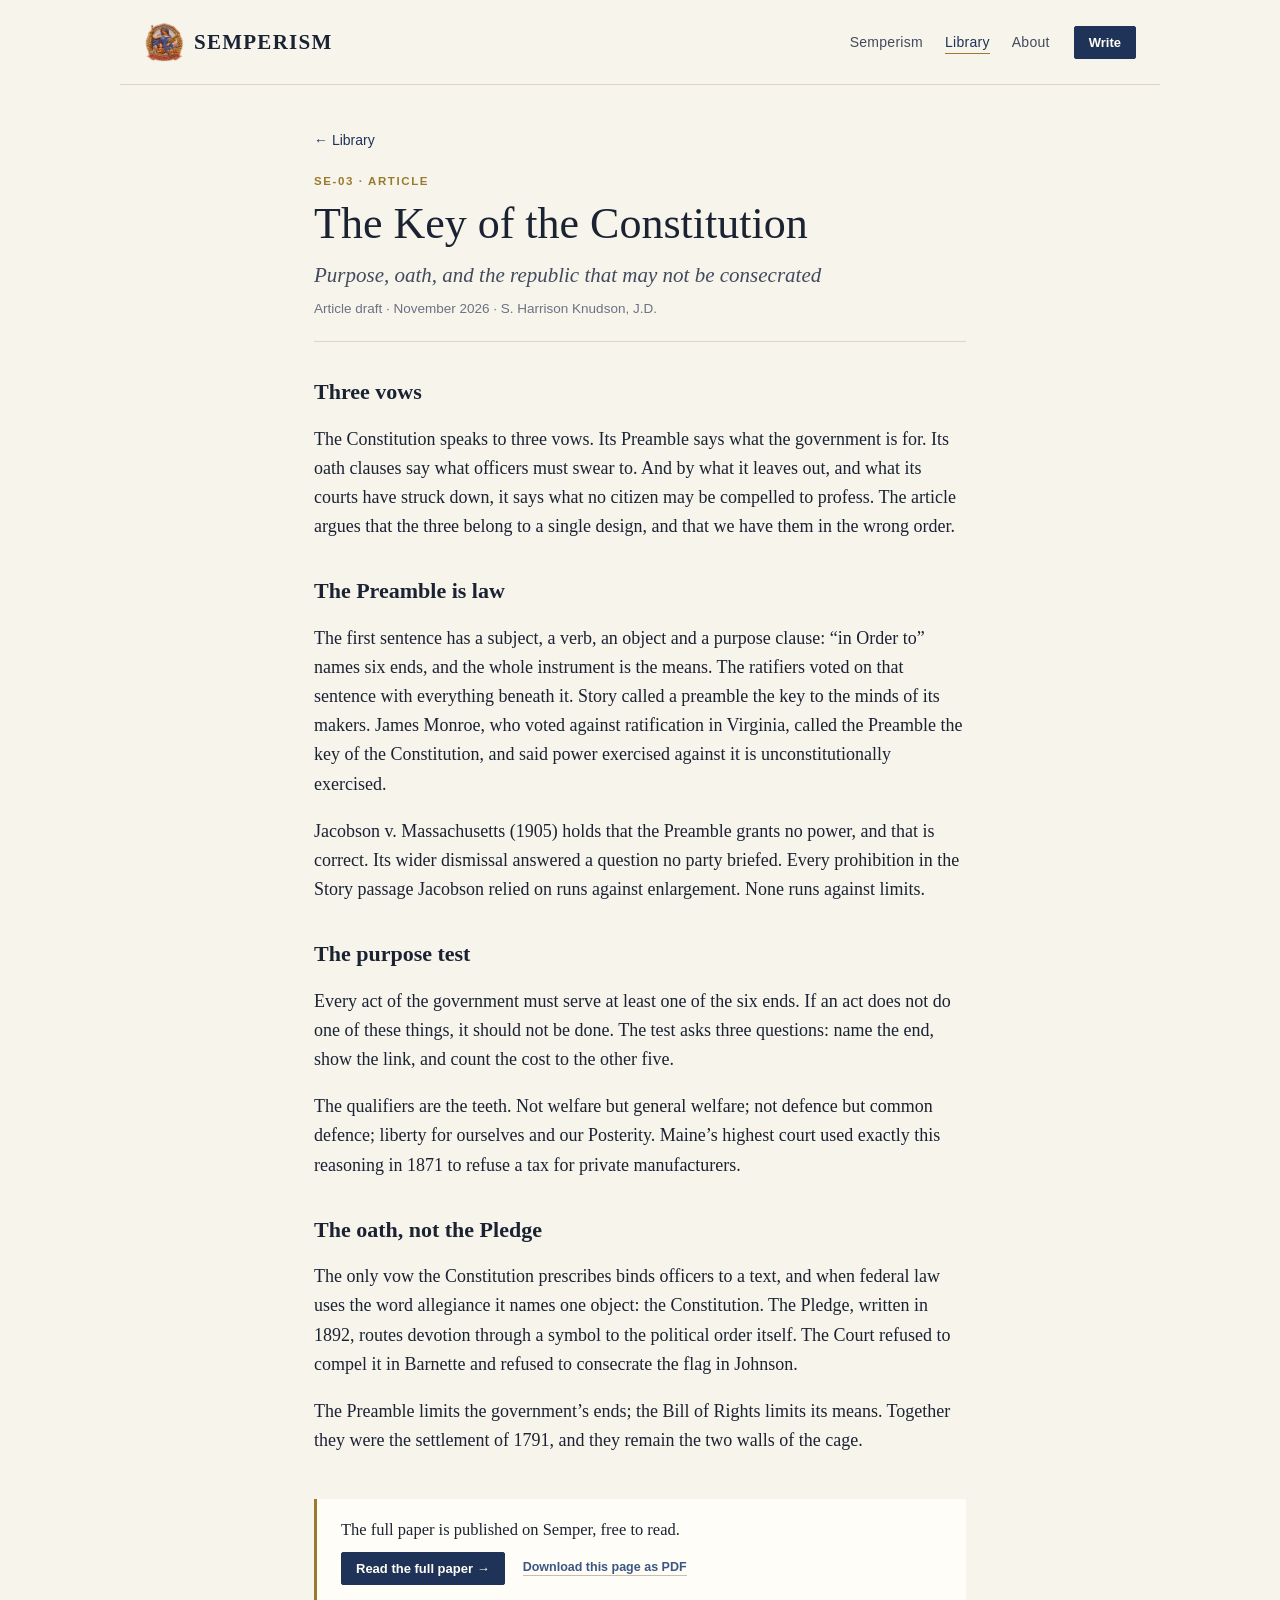
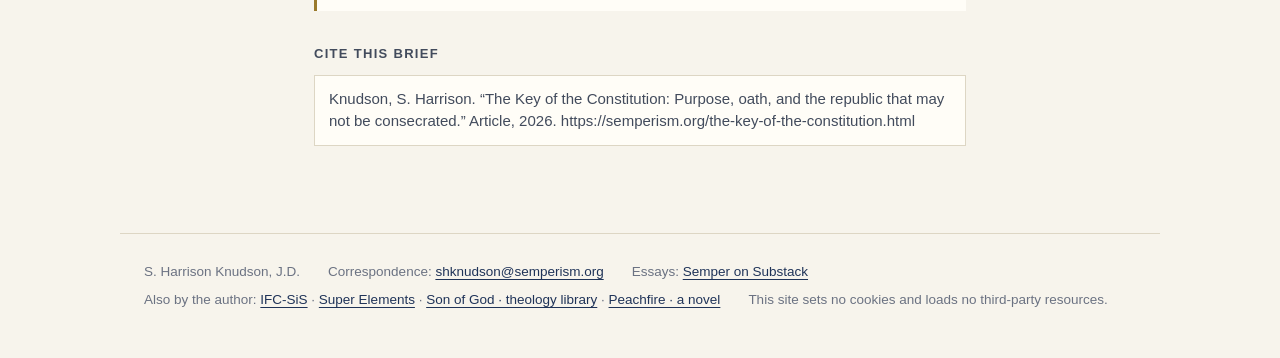
<file: the-key-of-the-constitution.html>
<!DOCTYPE html>
<html lang="en">
<head>
<meta charset="utf-8">
<meta name="viewport" content="width=device-width, initial-scale=1">
<title>The Key of the Constitution — Semperism</title>
<meta name="description" content="Every exercise of federal power must serve one of the Preamble’s six ends. The oath binds officers to that text, not to the Republic it constrains.">
<meta name="author" content="S. Harrison Knudson, J.D.">
<link rel="canonical" href="https://semperism.org/the-key-of-the-constitution.html">
<meta property="og:title" content="The Key of the Constitution — Semperism">
<meta property="og:description" content="Every exercise of federal power must serve one of the Preamble’s six ends. The oath binds officers to that text, not to the Republic it constrains.">
<meta property="og:url" content="https://semperism.org/the-key-of-the-constitution.html">
<meta property="og:type" content="article">
<meta property="og:site_name" content="Semperism">
<meta property="og:image" content="https://semperism.org/img/semperism-og.jpg">
<meta property="og:image:width" content="1200">
<meta property="og:image:height" content="630">
<meta property="og:image:alt" content="The Semper Virtus medallion of Semperism">
<meta name="twitter:card" content="summary_large_image">
<meta name="application-name" content="Semperism">
<meta name="apple-mobile-web-app-title" content="Semperism">
<meta name="theme-color" content="#1f3358">
<meta name="citation_title" content="The Key of the Constitution">
<meta name="citation_author" content="Knudson, S. Harrison">
<meta name="citation_author_orcid" content="https://orcid.org/0009-0004-3600-4115">
<meta name="citation_publication_date" content="2026">
<meta name="citation_public_url" content="https://semperism.org/the-key-of-the-constitution.html">
<script type="application/ld+json">{"@context": "https://schema.org", "@type": "ScholarlyArticle", "headline": "The Key of the Constitution", "alternativeHeadline": "Purpose, oath, and the republic that may not be consecrated", "description": "Every exercise of federal power must serve one of the Preamble’s six ends. The oath binds officers to that text, not to the Republic it constrains.", "author": {"@id": "https://semperism.org/about.html#person", "@type": "Person", "name": "S. Harrison Knudson", "url": "https://semperism.org/about.html"}, "datePublished": "2026", "url": "https://semperism.org/the-key-of-the-constitution.html", "inLanguage": "en", "sameAs": "https://semperism.substack.com/p/the-key-of-the-constitution", "isPartOf": {"@type": "WebSite", "name": "Semperism", "url": "https://semperism.org/"}}</script>
<link rel="icon" href="/favicon.ico" sizes="48x48">
<link rel="icon" href="/favicon-48.png" sizes="48x48" type="image/png">
<link rel="icon" href="/favicon-96.png" sizes="96x96" type="image/png">
<link rel="icon" href="/favicon-192.png" sizes="192x192" type="image/png">
<link rel="apple-touch-icon" href="/apple-touch-icon.png">
<link rel="manifest" href="/site.webmanifest">
<link rel="stylesheet" href="/style.css">
</head>
<body>
<a class="skip" href="#main">Skip to content</a>
<header class="site">
  <a class="brand" href="/"><img class="mark" src="/img/semperism-mark.webp" width="48" height="48" alt="">Semperism</a>
  <nav><ul><li><a href="/semperism.html">Semperism</a></li><li><a href="/library.html" aria-current="page">Library</a></li><li><a href="/about.html">About</a></li></ul></nav>
  <a class="btn btn-sm" href="mailto:shknudson@semperism.org">Write</a>
</header>
<main id="main">
<article class="wrap wrap-narrow paper">
  <p class="paper-back"><a href="/library.html">&larr; Library</a></p>
  <span class="eyebrow">SE-03 &middot; Article</span>
  <h1>The Key of the Constitution</h1>
  <p class="paper-sub">Purpose, oath, and the republic that may not be consecrated</p>
  <p class="paper-meta">Article draft · November 2026 &middot; S. Harrison Knudson, J.D.</p>
  <h2>Three vows</h2>
  <p>The Constitution speaks to three vows. Its Preamble says what the government is for. Its oath clauses say what officers must swear to. And by what it leaves out, and what its courts have struck down, it says what no citizen may be compelled to profess. The article argues that the three belong to a single design, and that we have them in the wrong order.</p>
  <h2>The Preamble is law</h2>
  <p>The first sentence has a subject, a verb, an object and a purpose clause: “in Order to” names six ends, and the whole instrument is the means. The ratifiers voted on that sentence with everything beneath it. Story called a preamble the key to the minds of its makers. James Monroe, who voted against ratification in Virginia, called the Preamble the key of the Constitution, and said power exercised against it is unconstitutionally exercised.</p>
  <p>Jacobson v. Massachusetts (1905) holds that the Preamble grants no power, and that is correct. Its wider dismissal answered a question no party briefed. Every prohibition in the Story passage Jacobson relied on runs against enlargement. None runs against limits.</p>
  <h2>The purpose test</h2>
  <p>Every act of the government must serve at least one of the six ends. If an act does not do one of these things, it should not be done. The test asks three questions: name the end, show the link, and count the cost to the other five.</p>
  <p>The qualifiers are the teeth. Not welfare but general welfare; not defence but common defence; liberty for ourselves and our Posterity. Maine’s highest court used exactly this reasoning in 1871 to refuse a tax for private manufacturers.</p>
  <h2>The oath, not the Pledge</h2>
  <p>The only vow the Constitution prescribes binds officers to a text, and when federal law uses the word allegiance it names one object: the Constitution. The Pledge, written in 1892, routes devotion through a symbol to the political order itself. The Court refused to compel it in Barnette and refused to consecrate the flag in Johnson.</p>
  <p>The Preamble limits the government’s ends; the Bill of Rights limits its means. Together they were the settlement of 1791, and they remain the two walls of the cage.</p>
  <div class="note paper-ask">
    <p>The full paper is published on Semper, free to read.</p>
    <p class="card-actions">
      <a class="btn btn-sm" href="https://semperism.substack.com/p/the-key-of-the-constitution">Read the full paper &rarr;</a>
      <a class="req" href="/docs/the-key-of-the-constitution.pdf">Download this page as PDF</a>
    </p>
  </div>
  <h3>Cite this brief</h3>
  <p class="cite">Knudson, S. Harrison. “The Key of the Constitution: Purpose, oath, and the republic that may not be consecrated.” Article, 2026. https://semperism.org/the-key-of-the-constitution.html</p>
</article>
</main>
<footer class="site">
  <span>S. Harrison Knudson, J.D.</span>
  <span>Correspondence: <a href="mailto:shknudson@semperism.org">shknudson@semperism.org</a></span>
  <span>Essays: <a href="https://semperism.substack.com">Semper on Substack</a></span>
  <span>Also by the author: <a href="https://ifcsis.org/">IFC-SiS</a> &middot; <a href="https://superelements.com/">Super Elements</a> &middot; <a href="https://sonofgod.love/library">Son of God · theology library</a> &middot; <a href="https://peachfire.ink/">Peachfire · a novel</a></span>
  <span>This site sets no cookies and loads no third-party resources.</span>
</footer>
</body>
</html>
</file>
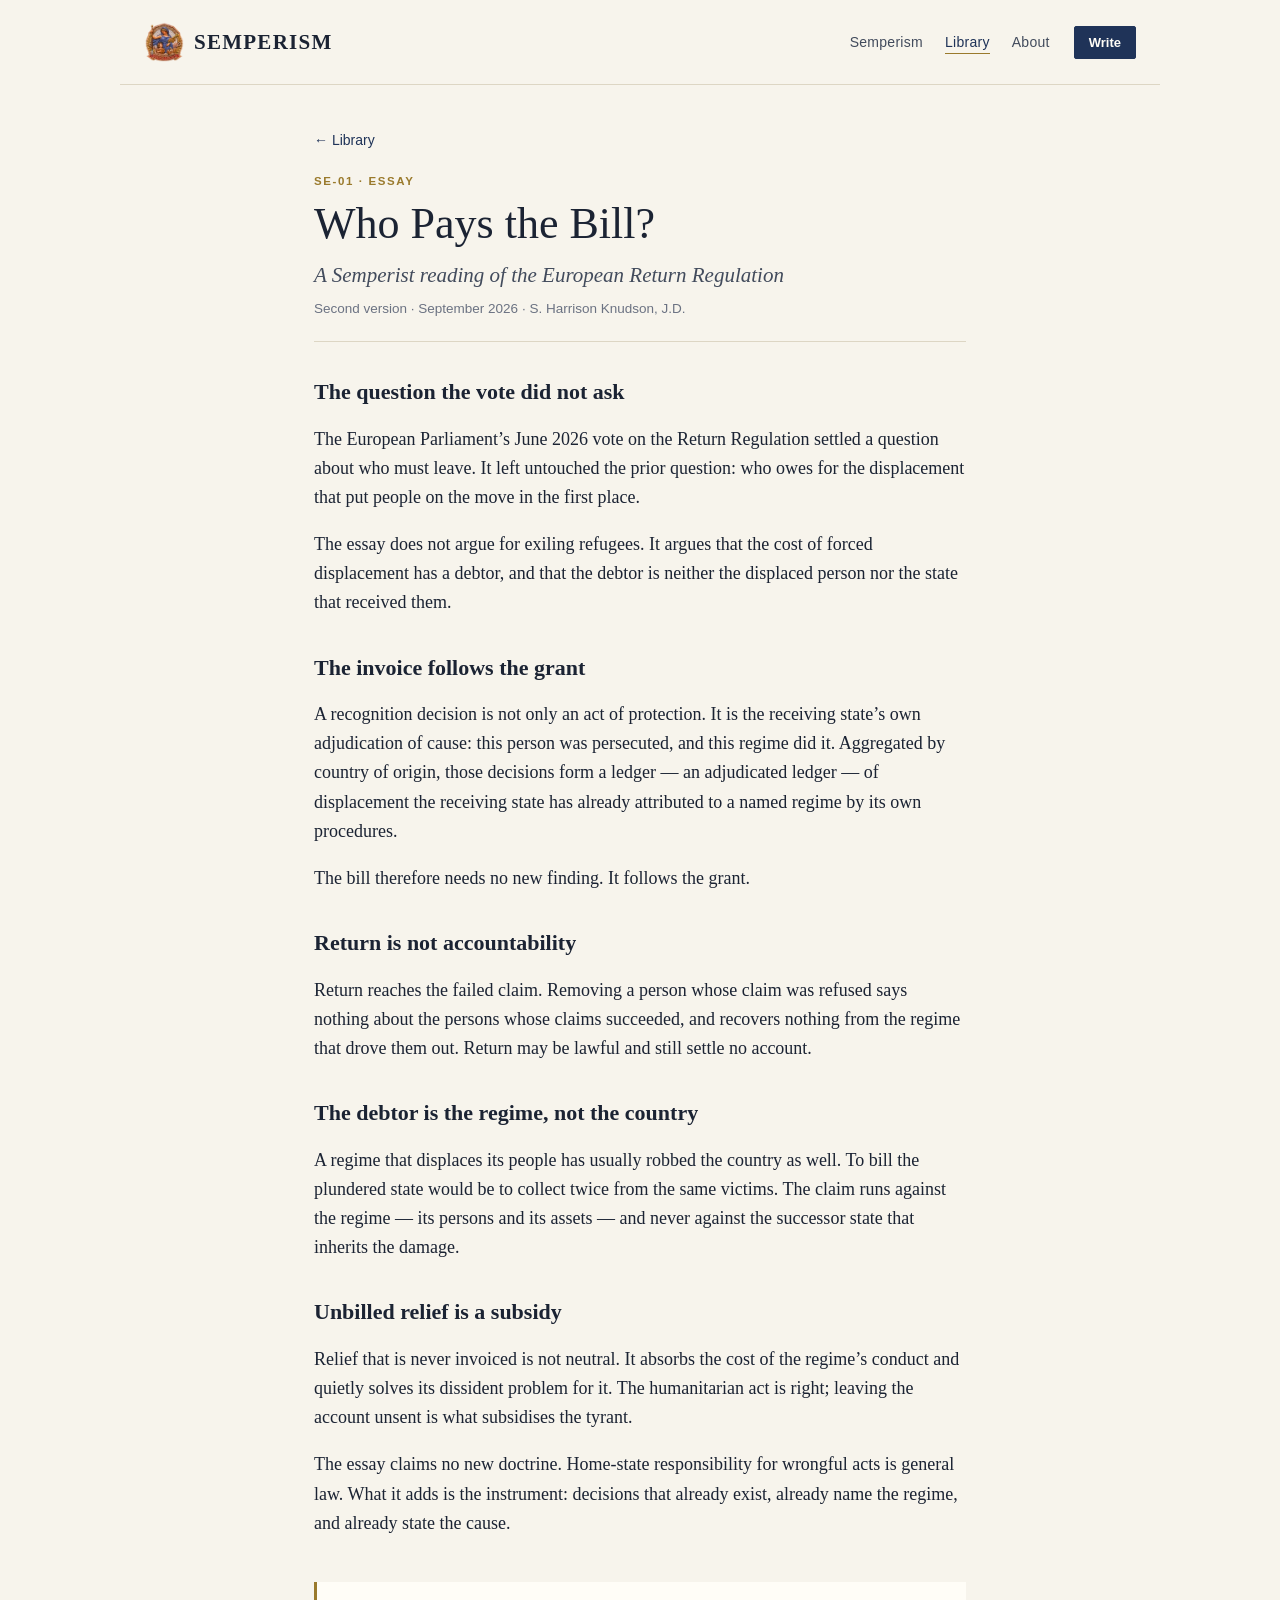
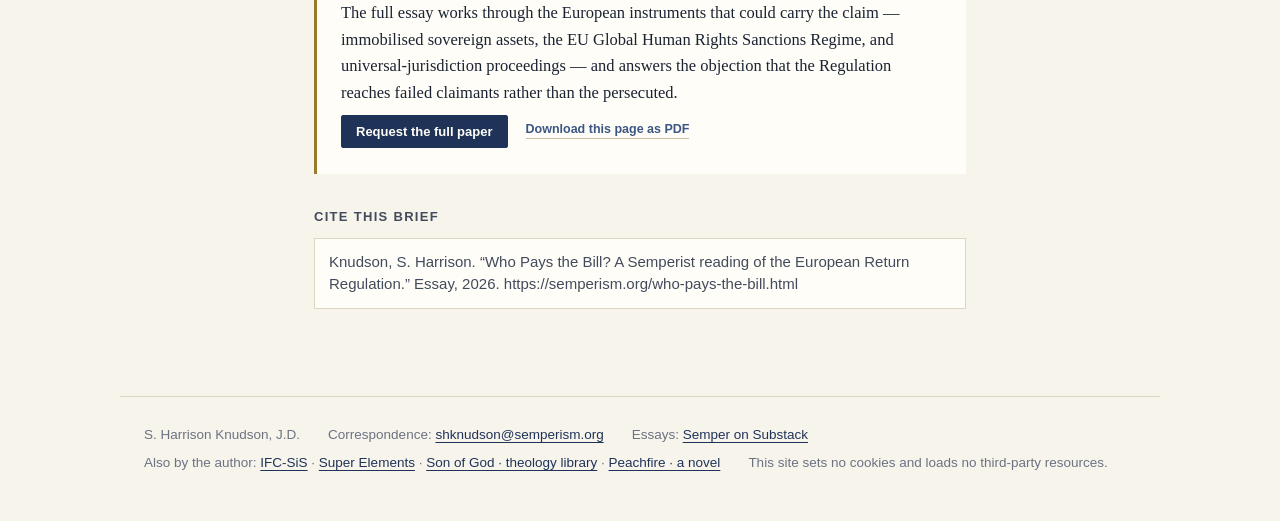
<file: who-pays-the-bill.html>
<!DOCTYPE html>
<html lang="en">
<head>
<meta charset="utf-8">
<meta name="viewport" content="width=device-width, initial-scale=1">
<title>Who Pays the Bill? — Semperism</title>
<meta name="description" content="Every grant of protection is the receiving state’s own finding of cause against a named regime. An essay on why the invoice follows the grant.">
<meta name="author" content="S. Harrison Knudson, J.D.">
<link rel="canonical" href="https://semperism.org/who-pays-the-bill.html">
<meta property="og:title" content="Who Pays the Bill? — Semperism">
<meta property="og:description" content="Every grant of protection is the receiving state’s own finding of cause against a named regime. An essay on why the invoice follows the grant.">
<meta property="og:url" content="https://semperism.org/who-pays-the-bill.html">
<meta property="og:type" content="article">
<meta property="og:site_name" content="Semperism">
<meta property="og:image" content="https://semperism.org/img/semperism-og.jpg">
<meta property="og:image:width" content="1200">
<meta property="og:image:height" content="630">
<meta property="og:image:alt" content="The Semper Virtus medallion of Semperism">
<meta name="twitter:card" content="summary_large_image">
<meta name="application-name" content="Semperism">
<meta name="apple-mobile-web-app-title" content="Semperism">
<meta name="theme-color" content="#1f3358">
<meta name="citation_title" content="Who Pays the Bill?">
<meta name="citation_author" content="Knudson, S. Harrison">
<meta name="citation_author_orcid" content="https://orcid.org/0009-0004-3600-4115">
<meta name="citation_publication_date" content="2026">
<meta name="citation_public_url" content="https://semperism.org/who-pays-the-bill.html">
<script type="application/ld+json">{"@context": "https://schema.org", "@type": "ScholarlyArticle", "headline": "Who Pays the Bill?", "alternativeHeadline": "A Semperist reading of the European Return Regulation", "description": "Every grant of protection is the receiving state’s own finding of cause against a named regime. An essay on why the invoice follows the grant.", "author": {"@id": "https://semperism.org/about.html#person", "@type": "Person", "name": "S. Harrison Knudson", "url": "https://semperism.org/about.html"}, "datePublished": "2026", "url": "https://semperism.org/who-pays-the-bill.html", "inLanguage": "en", "isPartOf": {"@type": "WebSite", "name": "Semperism", "url": "https://semperism.org/"}}</script>
<link rel="icon" href="/favicon.ico" sizes="48x48">
<link rel="icon" href="/favicon-48.png" sizes="48x48" type="image/png">
<link rel="icon" href="/favicon-96.png" sizes="96x96" type="image/png">
<link rel="icon" href="/favicon-192.png" sizes="192x192" type="image/png">
<link rel="apple-touch-icon" href="/apple-touch-icon.png">
<link rel="manifest" href="/site.webmanifest">
<link rel="stylesheet" href="/style.css">
</head>
<body>
<a class="skip" href="#main">Skip to content</a>
<header class="site">
  <a class="brand" href="/"><img class="mark" src="/img/semperism-mark.webp" width="48" height="48" alt="">Semperism</a>
  <nav><ul><li><a href="/semperism.html">Semperism</a></li><li><a href="/library.html" aria-current="page">Library</a></li><li><a href="/about.html">About</a></li></ul></nav>
  <a class="btn btn-sm" href="mailto:shknudson@semperism.org">Write</a>
</header>
<main id="main">
<article class="wrap wrap-narrow paper">
  <p class="paper-back"><a href="/library.html">&larr; Library</a></p>
  <span class="eyebrow">SE-01 &middot; Essay</span>
  <h1>Who Pays the Bill?</h1>
  <p class="paper-sub">A Semperist reading of the European Return Regulation</p>
  <p class="paper-meta">Second version · September 2026 &middot; S. Harrison Knudson, J.D.</p>
  <h2>The question the vote did not ask</h2>
  <p>The European Parliament’s June 2026 vote on the Return Regulation settled a question about who must leave. It left untouched the prior question: who owes for the displacement that put people on the move in the first place.</p>
  <p>The essay does not argue for exiling refugees. It argues that the cost of forced displacement has a debtor, and that the debtor is neither the displaced person nor the state that received them.</p>
  <h2>The invoice follows the grant</h2>
  <p>A recognition decision is not only an act of protection. It is the receiving state’s own adjudication of cause: this person was persecuted, and this regime did it. Aggregated by country of origin, those decisions form a ledger — an adjudicated ledger — of displacement the receiving state has already attributed to a named regime by its own procedures.</p>
  <p>The bill therefore needs no new finding. It follows the grant.</p>
  <h2>Return is not accountability</h2>
  <p>Return reaches the failed claim. Removing a person whose claim was refused says nothing about the persons whose claims succeeded, and recovers nothing from the regime that drove them out. Return may be lawful and still settle no account.</p>
  <h2>The debtor is the regime, not the country</h2>
  <p>A regime that displaces its people has usually robbed the country as well. To bill the plundered state would be to collect twice from the same victims. The claim runs against the regime — its persons and its assets — and never against the successor state that inherits the damage.</p>
  <h2>Unbilled relief is a subsidy</h2>
  <p>Relief that is never invoiced is not neutral. It absorbs the cost of the regime’s conduct and quietly solves its dissident problem for it. The humanitarian act is right; leaving the account unsent is what subsidises the tyrant.</p>
  <p>The essay claims no new doctrine. Home-state responsibility for wrongful acts is general law. What it adds is the instrument: decisions that already exist, already name the regime, and already state the cause.</p>
  <div class="note paper-ask">
    <p>The full essay works through the European instruments that could carry the claim — immobilised sovereign assets, the EU Global Human Rights Sanctions Regime, and universal-jurisdiction proceedings — and answers the objection that the Regulation reaches failed claimants rather than the persecuted.</p>
    <p class="card-actions">
      <a class="btn btn-sm" href="mailto:shknudson@semperism.org?subject=Request%3A%20Who%20Pays%20the%20Bill%3F%20%28SE-01%29&amp;body=Please%20send%3A%20Who%20Pays%20the%20Bill%3F%20%28SE-01%29%0A%0AName%3A%0AInstitution%3A%0ARole%3A%0AThe%20question%20you%20are%20working%20on%3A%0A">Request the full paper</a>
      <a class="req" href="/docs/who-pays-the-bill.pdf">Download this page as PDF</a>
    </p>
  </div>
  <h3>Cite this brief</h3>
  <p class="cite">Knudson, S. Harrison. “Who Pays the Bill? A Semperist reading of the European Return Regulation.” Essay, 2026. https://semperism.org/who-pays-the-bill.html</p>
</article>
</main>
<footer class="site">
  <span>S. Harrison Knudson, J.D.</span>
  <span>Correspondence: <a href="mailto:shknudson@semperism.org">shknudson@semperism.org</a></span>
  <span>Essays: <a href="https://semperism.substack.com">Semper on Substack</a></span>
  <span>Also by the author: <a href="https://ifcsis.org/">IFC-SiS</a> &middot; <a href="https://superelements.com/">Super Elements</a> &middot; <a href="https://sonofgod.love/library">Son of God · theology library</a> &middot; <a href="https://peachfire.ink/">Peachfire · a novel</a></span>
  <span>This site sets no cookies and loads no third-party resources.</span>
</footer>
</body>
</html>
</file>
<file: style.css>
:root{
  --bg:#f7f4ec; --paper:#fffdf7; --ink:#1b2333; --ink-2:#424b5c; --muted:#6b7282;
  --line:#ddd6c4; --line-2:#c9bfa6; --accent:#1f3358; --accent-soft:#3c5684; --gold:#9a7a2c;
  --serif:"Iowan Old Style","Palatino Linotype",Palatino,"Book Antiqua",Georgia,serif;
  --sans:-apple-system,BlinkMacSystemFont,"Segoe UI",Roboto,"Helvetica Neue",Arial,sans-serif;
}
@media (prefers-color-scheme:dark){:root{
  --bg:#12161f; --paper:#181d28; --ink:#e9e5da; --ink-2:#c3c0b6; --muted:#9a9ca5;
  --line:#2b3242; --line-2:#3b4458; --accent:#c9b37a; --accent-soft:#d8c693; --gold:#c9a654;
}}
*{box-sizing:border-box}
html{-webkit-text-size-adjust:100%}
body{margin:0;background:var(--bg);color:var(--ink);font:18px/1.62 var(--serif)}
a{color:var(--accent);text-underline-offset:3px;text-decoration-thickness:1px}
a:hover{color:var(--gold)}
.skip{position:absolute;left:-999px}.skip:focus{left:16px;top:8px;background:var(--paper);padding:6px 10px;z-index:9}
.wrap{max-width:1040px;margin:0 auto;padding:0 24px}
.wrap-narrow{max-width:700px}
header.site{display:flex;align-items:center;gap:24px;max-width:1040px;margin:0 auto;padding:22px 24px;border-bottom:1px solid var(--line)}
.brand{font:600 21px/1 var(--serif);letter-spacing:.06em;text-transform:uppercase;color:var(--ink);text-decoration:none;margin-right:auto}
.brand{display:inline-flex;align-items:center;gap:10px}
.brand .mark{width:40px;height:40px;color:var(--accent);flex:none;object-fit:contain}
.brand .mark .m-gold{fill:var(--gold)}
.hero-emblem{display:grid;grid-template-columns:minmax(220px,340px) 1fr;gap:48px;align-items:center}
.hero-emblem .emblem{width:100%;height:auto}
.emblem-fig{margin:28px auto 8px;max-width:420px;text-align:center}
.emblem-fig img{width:100%;height:auto}
.emblem-fig figcaption{font:italic 15px/1.5 var(--serif);color:var(--ink-2);margin-top:10px}
@media (max-width:760px){.hero-emblem{grid-template-columns:1fr;gap:24px}.hero-emblem .emblem{max-width:240px;margin:0 auto}}
header nav ul{list-style:none;display:flex;gap:22px;margin:0;padding:0}
header nav a{font:500 14px/1 var(--sans);color:var(--ink-2);text-decoration:none;letter-spacing:.02em}
header nav a[aria-current=page],header nav a:hover{color:var(--accent);border-bottom:1px solid var(--gold);padding-bottom:3px}
.btn{display:inline-block;font:600 14px/1 var(--sans);padding:12px 18px;background:var(--accent);color:var(--paper);border:1px solid var(--accent);border-radius:2px;text-decoration:none}
.btn:hover{background:var(--accent-soft);color:var(--paper)}
.btn-sm{padding:9px 14px;font-size:13px}
.btn-ghost{background:transparent;color:var(--accent)}
.btn-ghost:hover{background:var(--accent);color:var(--paper)}
main{padding:0 0 72px}
.eyebrow{display:block;font:600 11.5px/1.2 var(--sans);letter-spacing:.14em;text-transform:uppercase;color:var(--gold);margin:0 0 10px}
.hero{padding:88px 24px 56px}
.hero h1{font:500 clamp(34px,5.2vw,56px)/1.12 var(--serif);margin:0 0 22px;max-width:18ch;letter-spacing:-.01em}
.lede{font-size:21px;color:var(--ink-2);max-width:36em}
.hero-actions{display:flex;gap:12px;flex-wrap:wrap;margin-top:30px}
.page-top{padding-top:48px}
.page-h{font:500 clamp(30px,4vw,40px)/1.15 var(--serif);margin:0 0 18px;max-width:24ch}
.section-h{font:600 13px/1 var(--sans);letter-spacing:.12em;text-transform:uppercase;color:var(--ink-2);margin:52px 0 8px;padding-top:22px;border-top:1px solid var(--line)}
.muted{color:var(--muted);font-size:16px}
.pubs{display:grid;grid-template-columns:repeat(auto-fill,minmax(300px,1fr));gap:20px;margin-top:20px}
.card{background:var(--paper);border:1px solid var(--line);border-top:3px solid var(--accent);padding:24px 24px 20px}
.card h3{font:600 23px/1.22 var(--serif);margin:0 0 4px}
.card h3 a{color:var(--ink);text-decoration:none}.card h3 a:hover{color:var(--accent)}
.card-sub{display:block;font-style:italic;color:var(--ink-2);font-size:16px;margin:0 0 12px}
.card p{font-size:16.5px;margin:0 0 10px}
.card-actions{display:flex;flex-wrap:wrap;align-items:center;gap:8px 18px;margin:16px 0 0}
.req{font:600 12.5px/1 var(--sans);color:var(--accent-soft);text-decoration:none;border-bottom:1px solid var(--line-2);padding-bottom:2px}
.req:hover{color:var(--gold);border-color:var(--gold)}
.related{list-style:none;padding:0;margin:20px 0 0;border-top:1px solid var(--line)}
.related li{display:grid;grid-template-columns:70px 1fr;gap:2px 16px;padding:14px 0;border-bottom:1px solid var(--line)}
.related .eyebrow{margin:5px 0 0;grid-row:span 2}
.related a{font-size:19px;font-weight:600;text-decoration:none}
.related .card-sub{margin:0}
.note{background:var(--paper);border-left:3px solid var(--gold);padding:18px 24px;margin:28px 0}
.note h3{font:600 17px/1.3 var(--sans);margin:0 0 6px}
.note p{margin:0 0 8px;font-size:16.5px}
.prose h1,.paper h1{font:500 clamp(32px,4.4vw,44px)/1.12 var(--serif);margin:0 0 10px}
.prose,.paper{padding-top:48px}
.prose h2,.paper h2{font:600 22px/1.3 var(--serif);margin:36px 0 8px}
.paper h3{font:600 13px/1 var(--sans);letter-spacing:.1em;text-transform:uppercase;color:var(--ink-2);margin:36px 0 8px}
.paper-back{font:500 14px/1 var(--sans);margin:0 0 28px}.paper-back a{text-decoration:none}
.paper-sub{font-size:21px;font-style:italic;color:var(--ink-2);margin:0 0 8px}
.paper-meta{font:500 13.5px/1.4 var(--sans);color:var(--muted);margin:0 0 30px;padding-bottom:22px;border-bottom:1px solid var(--line)}
.paper-ask{margin-top:44px}
blockquote{margin:30px 0;padding:6px 0 6px 24px;border-left:3px solid var(--gold);font-size:21px;font-style:italic;color:var(--ink)}
.cite{font:15px/1.5 var(--sans);color:var(--ink-2);background:var(--paper);border:1px solid var(--line);padding:12px 14px;overflow-wrap:anywhere}
footer.site{display:flex;flex-wrap:wrap;gap:8px 28px;max-width:1040px;margin:0 auto;padding:28px 24px 48px;border-top:1px solid var(--line);font:13.5px/1.5 var(--sans);color:var(--muted)}
@media (max-width:640px){
  body{font-size:17px}
  header.site{flex-wrap:wrap;gap:14px;padding:18px 16px}
  header .btn{display:none}
  .wrap{padding:0 16px}
  .hero{padding:56px 16px 36px}
  .pubs{grid-template-columns:1fr}
  .related li{grid-template-columns:1fr}
  .related .eyebrow{grid-row:auto;margin:0}
}
@media print{
  header.site,footer.site,.paper-back,.paper-ask .card-actions,.skip{display:none}
  body{background:#fff;color:#000;font-size:10.5pt;line-height:1.38}
  .paper p{margin:0 0 5pt}.paper-sub{font-size:13pt}.paper h3,.cite{display:none}
  .paper{padding-top:0}.paper h1{font-size:22pt}.paper h2{font-size:12pt;margin:9pt 0 2pt}
  .paper-meta{margin-bottom:10pt;padding-bottom:8pt}.paper-ask{margin-top:14pt}
  .note{border-left:2px solid #999;padding:6pt 10pt}
  @page{size:Letter;margin:0.55in}
}
</file>
